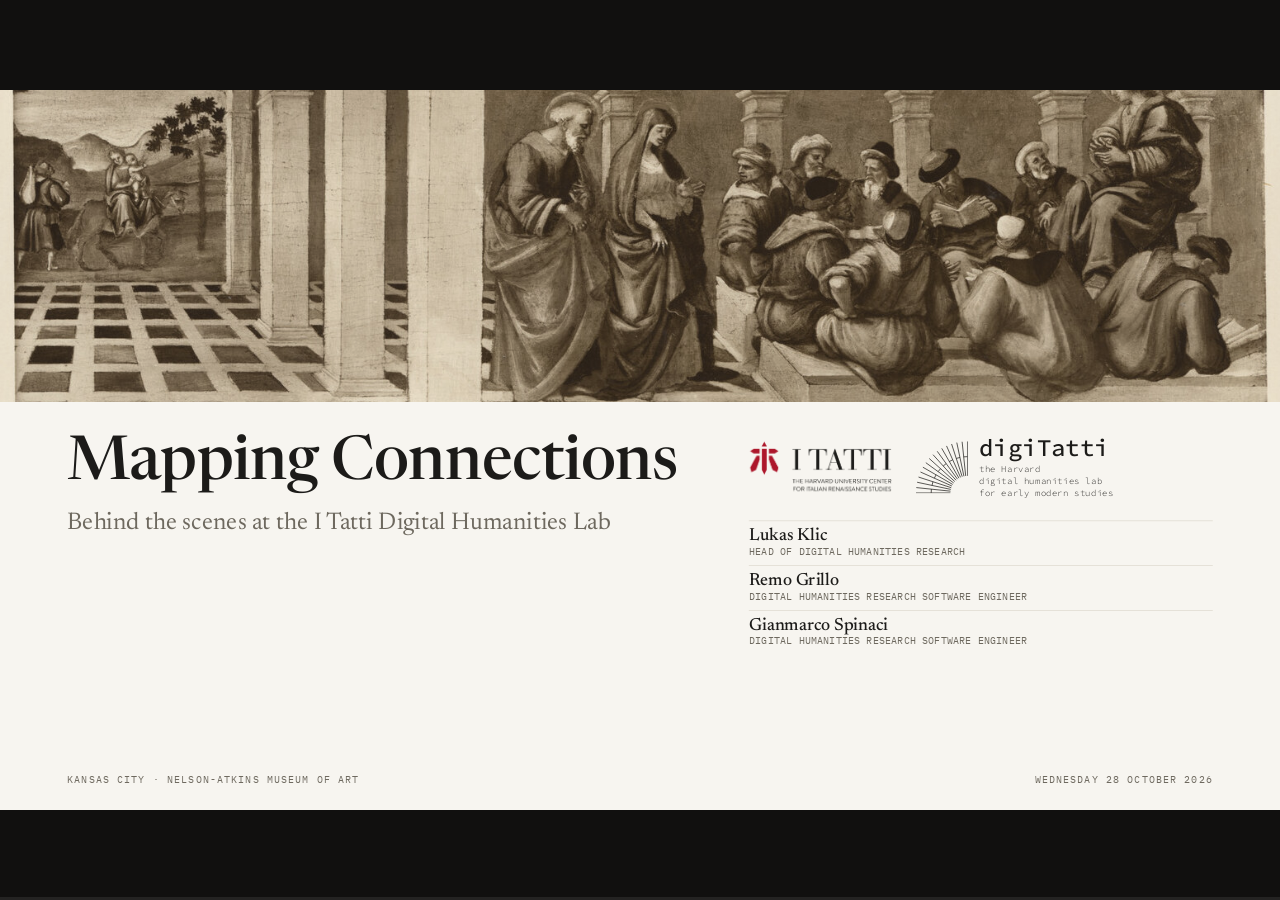
<file: presentations/behind_the_scenes_backup_2026-10-27/index.html>
<!DOCTYPE html>
<html lang="en">
<head>
<meta charset="utf-8">
<meta name="viewport" content="width=device-width, initial-scale=1">
<meta name="robots" content="noindex, nofollow">
<title>Mapping Connections · digiTatti</title>
<!--
  Mapping Connections: Behind the Scenes at the I Tatti Digital Humanities Lab
  Kansas City participants, Nelson-Atkins Museum of Art · webinar, Wednesday 28 October 2026, 8:30 am

  Keys: → / space next (also reveals the steps of a slide) · ← back · N presenter notes (a separate window that
  follows the slides) · G list of all slides · F fullscreen · Esc closes an expanded live site.
  P presenter mode (online only): every presenter who turns it on, with the presenter code, drives the same slides.
  Files: style.css (look), widgets.js (interactive slides), engine.js (navigation, notes window), assets/.
-->
<link rel="preconnect" href="https://fonts.googleapis.com">
<link rel="preconnect" href="https://fonts.gstatic.com" crossorigin>
<link href="https://fonts.googleapis.com/css2?family=Newsreader:ital,opsz,wght@0,6..72,400;0,6..72,500;1,6..72,400;1,6..72,500&family=Inter:wght@400;500;600&family=IBM+Plex+Mono:wght@400;500&family=Source+Code+Pro:wght@300;500&display=swap" rel="stylesheet">
<link rel="icon" href="data:image/svg+xml,%3Csvg xmlns=%22http://www.w3.org/2000/svg%22 viewBox=%220 0 32 32%22%3E%3Crect width=%2232%22 height=%2232%22 fill=%22%23a51c30%22/%3E%3Ctext x=%2216%22 y=%2223%22 font-size=%2220%22 text-anchor=%22middle%22 fill=%22white%22 font-family=%22Georgia%22%3Ed%3C/text%3E%3C/svg%3E">
<link rel="stylesheet" href="style.css">
</head>
<body>
<svg width="0" height="0" style="position:absolute" aria-hidden="true">
  <defs>
    <symbol id="dt-arc" viewBox="0 0 220 224"><path fill="none" stroke="currentColor" stroke-width=".9" vector-effect="non-scaling-stroke" d="M0 223L146 223M1.2 200.2L146.4 215.4M4.8 177.6L147.6 207.9M10.7 155.5L149.5 200.6M18.9 134.1L152.3 193.5M29.3 113.8L155.7 186.8M41.7 94.6L159.8 180.4M56.1 76.8L164.6 174.5M72.3 60.6L170 169.1M90.1 46.2L175.9 164.3M109.2 33.8L182.2 160.2M129.6 23.4L189 156.8M151 15.2L196.1 154M173.1 9.3L203.4 152.1M195.7 5.7L210.9 150.9M218.5 4.5L218.5 150.5M64.5 223L65.3 206.9M67.9 191L72 175.4M77.8 160.4L85.1 146M93.9 132.5L104.1 120M115.5 108.6L128 98.4M141.5 89.6L155.9 82.3M170.9 76.5L186.5 72.4M202.4 69.8L218.5 69"/></symbol>
  </defs>
</svg>

<div id="stage">

<!-- ======================================================= PROLOGUE -->
<section class="slide title" data-title="Title">
  <div class="t-band"><img src="assets/img/kc/sig_panel.jpg" alt="Luca Signorelli and assistant, The Flight into Egypt; Christ Among the Doctors, c. 1520, in a photograph of the Fototeca Berenson"></div>
  <div class="t-body">
    <div class="t-main">
      <h1>Mapping Connections</h1>
      <p class="dek" style="font-size:30px">Behind the scenes at the I Tatti Digital Humanities Lab</p>
    </div>
    <div class="t-side">
      <div class="logos">
        <img class="lg-it" src="assets/itatti_logo.png" alt="I Tatti, The Harvard University Center for Italian Renaissance Studies">
        <span class="dt" role="img" aria-label="digiTatti, the Harvard digital humanities lab for early modern studies"><svg viewBox="0 0 220 224"><use href="#dt-arc"/></svg><span><b>digiTatti</b><small>the Harvard<br>digital humanities lab<br>for early modern studies</small></span></span>
      </div>
      <div class="who">
        <div><b>Lukas Klic</b><span>Head of Digital Humanities Research</span></div>
        <div><b>Remo Grillo</b><span>Digital Humanities Research Software Engineer</span></div>
        <div><b>Gianmarco Spinaci</b><span>Digital Humanities Research Software Engineer</span></div>
      </div>
    </div>
  </div>
  <div class="t-foot"><span>Kansas City · Nelson-Atkins Museum of Art</span><span>Wednesday 28 October 2026</span></div>
  <p class="cap t-cap">Luca Signorelli and assistant, <i>The Flight into Egypt; Christ Among the Doctors</i>, c. 1520. The Nelson-Atkins Museum of Art. Photograph: Biblioteca Berenson, Fototeca, Villa I Tatti.</p>
  <aside class="notes">
    <p><b>Welcome.</b> Good morning, and thank you for having us, from Florence to Kansas City. I am Lukas Klic, I lead digital humanities research at I Tatti; with me are Remo Grillo and Gianmarco Spinaci, our two research software engineers. Together we wanted to give you a behind-the-scenes look at our work in the lab, much of which is unpublished.</p>
    <p>The picture above us is not here by chance: it is a painting that hangs in your museum, in a photograph from our archive here in Florence. We will loop back to it later in the presentation.</p>
    <p class="cue">→ next slide · N opens these notes in their own window · P for presenter mode</p>
  </aside>
</section>
<section class="slide" data-title="I Tatti and its lab">
  <div class="run"><span>introduction</span><b>who we are</b></div>
  <div class="body">
    <div class="col c12" style="gap:16px">
      <figure class="grow"><div class="im"><img src="assets/img/kc/itatti_villa.jpg" alt="Villa I Tatti among cypresses, in autumn" style="object-position:50% 40%"></div></figure>
      <p class="cap">Villa I Tatti, Florence: Bernard and Mary Berenson's home, left to Harvard in 1959; the Center opened in 1961.</p>
    </div>
    <div class="col c1 mid" style="gap:22px">
      <h2 style="font-size:40px">I Tatti, and <em>its digital lab</em>.</h2>
      <p>I Tatti is Harvard's center for Italian Renaissance studies, in the Berensons' villa above Florence: a community of scholars from around the world, with a library, an art collection, archives, and Berenson's photo archive.</p>
      <p><strong>digiTatti</strong>, its Digital Humanities Lab, is a space to exchange ideas and methods that leverage technology to provide greater insight into the history of culture: opening I Tatti's collections, and connecting them to the questions scholars ask.</p>
    </div>
  </div>
  <aside class="notes">
    <p>I Tatti is Harvard's center for Italian Renaissance studies, in the villa where Bernard and Mary Berenson lived, above Florence. It is a residential community of scholars from all over the world, with a library, an art collection, archives, and Berenson's photograph collection.</p>
    <p>digiTatti is small: there are three of us, in addition to one or two fellows a year. Our aim is to offer a space to exchange ideas and methods that use technology to give greater insight into the history of culture; when a method works, we try to turn it into a tool others can use.</p>
  </aside>
</section>
<section class="slide" data-title="What the lab does" data-steps="6">
  <div class="run"><span>introduction</span><b>what we do</b></div>
  <h2>What the lab does, <em>from the scanner to the scholar</em>.</h2>
  <div class="flow5">
    <div class="fs" data-at="1"><i>01</i><svg class="ic" viewBox="0 0 56 56"><rect class="s" x="6" y="30" width="44" height="14" rx="2"/><path class="s" d="M12 30l4-12h24l4 12"/><rect class="a" x="20" y="21" width="16" height="7"/><path class="a" d="M10 37h36"/></svg><h3>Digitize</h3><p>Low-cost mass digitization, built for volume. Our software guides an operator through the archive box by box, folder by folder: place the item, scan, next.</p><span class="lab">photographs · documents · 35 mm slides</span></div>
    <div class="fs" data-at="2"><i>02</i><svg class="ic" viewBox="0 0 56 56"><rect class="s" x="8" y="8" width="24" height="32"/><path class="s" d="M13 16h14M13 22h14M13 28h9"/><path class="a" d="M36 18h12M36 24h12M36 30h8M36 36h12"/><path class="a" d="M30 46l4-4 4 4"/></svg><h3>Read</h3><p>AI transcribes each item, writes a caption, assigns categories, and produces structured data.</p><span class="lab">transcription · captions · categories</span></div>
    <div class="fs" data-at="3"><i>03</i><svg class="ic" viewBox="0 0 56 56"><circle class="s" cx="16" cy="28" r="7"/><circle class="s" cx="42" cy="14" r="6"/><circle class="s" cx="42" cy="42" r="6"/><path class="a" d="M22 25l14-8M22 31l14 8"/></svg><h3>Enrich</h3><p>Names and places standardized; a museum placed on the map; an artist matched to reference vocabularies. Ambiguous links are checked by people.</p><span class="lab">linked to other institutions</span></div>
    <div class="fs" data-at="4"><i>04</i><svg class="ic" viewBox="0 0 56 56"><rect class="s" x="6" y="10" width="44" height="32" rx="2"/><path class="s" d="M6 17h44M20 48h16M28 42v6"/><path class="a" d="M12 26h18M12 32h26"/></svg><h3>Publish</h3><p>Platforms anyone can explore, where every statement leads back to its source.</p><span class="lab">open to everyone</span></div>
    <div class="fs" data-at="5"><i>05</i><svg class="ic" viewBox="0 0 56 56"><circle class="s" cx="24" cy="24" r="14"/><path class="s" d="M34 34l12 12"/><circle class="af" cx="18" cy="22" r="2.4"/><circle class="af" cx="27" cy="18" r="2.4"/><circle class="af" cx="28" cy="29" r="2.4"/><path class="a" d="M18 22l9-4 1 11z"/></svg><h3>Reuse</h3><p>Tools for our catalogers and researchers to augment and repurpose the data, for their own research questions.</p><span class="lab">for catalogers and researchers</span></div>
  </div>
  <div class="with" data-at="6">
    <div class="lab a">with and for scholars</div>
    <div class="w3">
      <div><b>Research support</b><p>Scholars bring their own sources into our tools, to gather them in one place and study them as a whole.</p></div>
      <div><b>Fellows</b><p>Digital Humanities fellows come with their projects; the lab is where we exchange ideas and methods, and learn from each other.</p></div>
      <div><b>Collaborations</b><p>Projects of outside researchers within I Tatti's scope: the Italian Renaissance and related fields.</p></div>
    </div>
  </div>
  <aside class="notes">
    <p data-k="0">And those tools often start with digitization, which is a critical component of much of our work.</p>
    <p data-k="1">We build our own mass digitization systems, designed to be low-cost and to maximize the volume of material we can process. Our systems handle the whole pipeline. We often start from the structure of the archive, its boxes and the folders inside them, with a minimal amount of metadata; the software then guides the scanning operator, who places each item, a letter, a photograph, a document, a 35-millimetre slide, on the scanner, and moves on.</p>
    <p data-k="2">We then use AI to transcribe the contents, write a caption and assign categories, producing the kind of structured data we can then use to publish that material.</p>
    <p data-k="3">The transcription is the most important part, because it feeds the next step, enrichment. If a photograph of an artwork says it is held at the Metropolitan Museum, we normalize the name, look up where the museum is, and place it on the map; if it names an artist, we match the artist to reference vocabularies, which give us a standard name, when they were born and died, and where they were active. This reduces our need to catalogue everything by hand, but in many cases we still need to verify connections where there is some ambiguity.</p>
    <p data-k="4">From there we publish the collections on platforms anyone can explore,</p>
    <p data-k="5">as well as provide tools so that our catalogers and researchers can augment and repurpose that data in ways that respond to their own research interests.</p>
    <p data-k="6">And all of this is with and for scholars: they bring their own sources into our tools, gather them in one place, and analyze them as a whole.</p>
  </aside>
</section>
<section class="slide" data-title="The computer science side of our work" data-steps="5">
  <div class="run"><span>introduction</span><b>what we do · research</b></div>
  <h2>The computer science side <em>of our work</em>.</h2>
  <p class="dek">Many of the technical problems we work on apply well beyond the humanities, and the complexity and uncertainty of historical data can make them harder to solve.</p>
  <div class="cs-line"><span>our earlier work</span><i></i><span>what we are building now</span></div>
  <div class="cs5">
    <div class="cs" data-at="1">
      <i>01</i>
      <svg class="ic" viewBox="0 0 56 56"><circle class="s" cx="12" cy="14" r="5"/><circle class="s" cx="44" cy="14" r="5"/><circle class="s" cx="12" cy="42" r="5"/><circle class="s" cx="44" cy="42" r="5"/><circle class="af" cx="28" cy="28" r="5"/><path class="a" d="M16 17l8 8M40 17l-8 8M16 39l8-8M40 39l-8-8"/></svg>
      <h3>Semantic web &amp; linked data</h3>
      <div class="sub">Describing connections precisely</div>
      <p>Rich semantic structures describe relationships between people, places, events and objects; linked data connects them to shared authorities, to tell artists, places, repositories and artworks apart.</p>
      <div class="tags"><span class="tag">Getty ULAN</span><span class="tag">Getty AAT</span><span class="tag">Wikidata</span><span class="tag">VIAF</span></div>
    </div>
    <div class="cs" data-at="2">
      <i>02</i>
      <svg class="ic" viewBox="0 0 56 56"><rect class="s" x="5" y="12" width="18" height="24"/><rect class="s" x="33" y="12" width="18" height="24"/><path class="a" d="M9 31l4-7 4 4 3-3 2 6M37 31l4-7 4 4 3-3 2 6"/><path class="s" d="M23 24h10" stroke-dasharray="2 3"/><path class="a" d="M14 44h28"/></svg>
      <h3>Visual similarity</h3>
      <div class="sub">Finding a work by how it looks</div>
      <p>Find similar artworks and recognize the same work across different collections, so we can connect what researchers in different places have said about it.</p>
    </div>
    <div class="cs" data-at="3">
      <i>03</i>
      <svg class="ic" viewBox="0 0 56 56"><path class="s" d="M8 48h40"/><rect class="s" x="12" y="30" width="7" height="18"/><rect class="s" x="24" y="18" width="7" height="30"/><rect class="a" x="36" y="10" width="7" height="38"/></svg>
      <h3>Benchmarking AI</h3>
      <div class="sub">Testing before trusting</div>
      <p>Measuring what AI tools can do and where they fall short: early modern and contemporary handwriting, Renaissance music notation, image captioning.</p>
    </div>
    <div class="cs" data-at="4">
      <i>04</i>
      <svg class="ic" viewBox="0 0 56 56"><path class="s" d="M3 12h22v14H13l-5 5v-5H3z"/><path class="s" d="M8 17h12M8 21h8"/><path class="a" d="M28 19h8M33 15.5l3.5 3.5-3.5 3.5"/><rect class="s" x="39" y="11" width="15" height="16" rx="2"/><text x="41.2" y="22.5" style="font:600 9px var(--mono);fill:var(--accent)">{ }</text></svg>
      <h3>Plain-language questions</h3>
      <div class="sub">Asking the semantic web in plain words</div>
      <p>Searching linked data takes a specialist query language. We build systems that use AI to translate a research question, asked in plain words, into that language, and bring the answer back.</p>
      <div class="tags"><span class="tag a">best paper · ISWC 2026</span></div>
    </div>
    <div class="cs" data-at="5">
      <i>05</i>
      <svg class="ic" viewBox="0 0 56 56"><rect class="s" x="4" y="8" width="13" height="13"/><rect class="s" x="21" y="8" width="13" height="13"/><rect class="s" x="4" y="25" width="13" height="13"/><rect class="a" x="21" y="25" width="13" height="13"/><circle class="s" cx="40" cy="38" r="9"/><path class="s" d="M46.5 44.5l6 6"/><text x="37" y="42" style="font:600 10px var(--serif);fill:var(--accent)">?</text></svg>
      <h3>Questions of images</h3>
      <div class="sub">Asking questions of image collections</div>
      <p>Retrieve images by what they actually show rather than by their data, and answer art-historical questions across large image collections.</p>
    </div>
  </div>
  <aside class="notes">
    <p data-k="0">As part of the digital humanities side of our work, we also actively contribute to the field of computer science, because many of the technical issues we work on are highly applicable to the hard sciences as well. One could even argue that, because of the complexity and uncertainty of humanities and historical data, some of the technical requirements we face are actually more challenging than in other scientific disciplines.</p>
    <p data-k="1">Our earlier work focused primarily on semantic web and linked data technologies. On one side, we use rich semantic structures to describe relationships between people, places, events and objects; on the other, linked data connects us to large shared authorities on the web, such as the Getty's Union List of Artist Names, Wikidata, VIAF and so on. In this way we can disambiguate between artists, places, repositories and artworks.</p>
    <p data-k="2">We have also done a lot of work on visual similarity: systems that let people find similar artworks and recognize the same artwork across different collections, allowing us to connect what researchers in different places have said about a work.</p>
    <p data-k="3">We also do extensive benchmarking of AI tools: measuring their capabilities, finding their shortcomings, and seeing where AI can help on projects and take over some of the tedious work. This ranges from transcribing early modern and contemporary handwriting, to Renaissance music notation, to image captioning.</p>
    <p data-k="4">We are also working to bridge the usability gap of semantic web technologies with AI. Semantic web systems are precise, but to search them you have to write queries in a specialist query language that very few historians know. So we build systems that use the natural-language abilities of AI to translate a research question, asked in plain words, into the language of the semantic web, and to bring the answer back. And as a side note: Remo is currently at the International Semantic Web Conference, where he just won the best paper prize for precisely this work.</p>
    <p data-k="5">Finally, we work on question-answering systems for large image collections: the ability to retrieve images based on what they actually show, rather than on their data, and to answer art-historical questions based on these collections.</p>
  </aside>
</section>
<section class="slide" data-title="The challenge: access to the data" data-steps="1">
  <div class="run"><span>introduction</span><b>the challenge</b></div>
  <h2>One of our challenges: much of the humanities' historical data <em>is hard for digital research to reach</em>.</h2>
  <p class="dek">Before we can map, search or analyze anything, we have to get to it, and in a form a computer can read.</p>
  <div class="cards locks">
    <div class="card"><svg class="ic" viewBox="0 0 56 56"><path class="s" d="M8 12c6-3 13-3 20 1v32c-7-4-14-4-20-1z"/><path class="s" d="M48 12c-6-3-13-3-20 1v32c7-4 14-4 20-1z"/><path class="a" d="M13 20h9M13 26h9M34 20h9M34 26h9"/></svg><h3>In books</h3><p>Catalogues, lists and inventories, printed as prose, often still in copyright: rich data that no computer can read as it stands.</p></div>
    <div class="card"><svg class="ic" viewBox="0 0 56 56"><rect class="s" x="7" y="18" width="42" height="28"/><path class="s" d="M7 18l6-8h30l6 8"/><path class="a" d="M21 28h14"/></svg><h3>In archives</h3><p>Photographs, letters and diaries: often not digitized, or scanned but never transcribed, so they cannot be searched.</p></div>
    <div class="card"><svg class="ic" viewBox="0 0 56 56"><rect class="s" x="12" y="24" width="32" height="24" rx="2"/><path class="s" d="M19 24v-7a9 9 0 0 1 18 0v7"/><circle class="af" cx="28" cy="35" r="3"/><path class="a" d="M28 38v4"/></svg><h3>Behind paywalls</h3><p>The secondary literature that explains these sources is licensed for reading, rarely for analysis at scale.</p></div>
    <div class="card"><svg class="ic" viewBox="0 0 56 56"><path class="s" d="M10 10h36M10 17h36M10 24h30"/><path class="s" d="M10 40h18" style="stroke-width:1.4"/><path class="a" d="M10 46h28" style="stroke-width:1.4"/><text x="40" y="34" style="font:600 13px var(--serif);fill:var(--accent)">¹</text></svg><h3>In footnotes</h3><p>Years of research end in a book; the evidence is cited at the bottom of the page, not available as data.</p></div>
    <div class="card"><svg class="ic" viewBox="0 0 56 56"><ellipse class="s" cx="28" cy="13" rx="16" ry="5"/><path class="s" d="M12 13v28c0 3 7 5 16 5s16-2 16-5V13M12 27c0 3 7 5 16 5s16-2 16-5"/><path class="a" d="M40 40l8 8M48 40l-8 8"/></svg><h3>In closed databases</h3><p>Scholars' personal archives and project databases, in closed formats, offline once the grant or the career ends.</p></div>
  </div>
  <p class="dek" data-at="1" style="max-width:1250px">Most scholars in the humanities work alone. One of our goals is to open up access to these sources, connect them, and let people <em>build on each other's work</em>.</p>
  <aside class="notes">
    <p data-k="0">One of the biggest challenges in the digital humanities is access. Much of the historical data needed to support humanities scholarship is still locked away: under copyright in books, undigitized in archives, behind a paywall, in footnotes; or, even when it is in digital form, it is often in a scholar's personal archive, on their own computer.</p>
    <p data-k="1">One of our main goals is to open up access to these sources, connect them, and let people build on each other's work. For the rest of this talk, we will try to show you our approach to tackling this challenge.</p>
  </aside>
</section>
<section class="slide" data-title="The plan">
  <div class="run"><span>introduction</span><b>today</b></div>
  <h2>Today, <em>in two parts</em>.</h2>
  <div class="plan2 two">
    <div class="pp"><i>I</i><h3>Research: mapping places through time</h3><p>How the lab came to mapping, the platform we built so scholars can rebuild the history of places together, and two projects that use it.</p><div class="tags"><span class="tag a">Metapolis</span><span class="tag a">VeNiss · Venice</span><span class="tag a">Florentia Illustrata · Florence</span></div></div>
    <div class="pp"><i>II</i><h3>From archives to data</h3><p>How we digitize collections and use artificial intelligence to read them, above all the world of Bernard and Mary Berenson. Shown live.</p><div class="tags"><span class="tag">Berenson's photo archive</span><span class="tag">his Lists</span><span class="tag">Mary's diaries</span><span class="tag">Zanardi</span><span class="tag">and more</span></div></div>
    <div class="pp mut"><i>?</i><h3>Your questions</h3><p>Including, if you like, how any of it works.</p></div>
  </div>
  <aside class="notes">
    <p>So, first, we want to show how our lab came to digital mapping, the platform we built so that scholars can rebuild the history of places together, and two projects that use it: VeNiss, Venice's Nissology, for Venice, and Florentia Illustrata, for Florence.</p>
    <p>Second, how we turn archives into published digital platforms: how we digitize collections, how artificial intelligence now helps us read them, and how we use these collections as building blocks to reconstruct the Berensons' world and their influence on art history.</p>
  </aside>
</section>
<section class="slide" data-title="How we came to maps" data-steps="2">
  <div class="run"><span>part I · research</span><b>how we got here</b></div>
  <h2>It began with Florence, <em>and with scholars who wanted maps</em>.</h2>
  <div class="body">
    <div class="col c1 mid">
      <div class="pts">
        <div class="pt"><i>01</i><b>A historical GIS for Florence</b><p>We set out to build a historical geographic information system for the city, and many researchers wanted to contribute to it.</p></div>
        <div class="pt" data-at="1"><i>02</i><b>Fellows asked for the same thing</b><p>When we began offering Digital Humanities fellowships, in 2016, a large share of the proposals were about mapping.</p></div>
        <div class="pt" data-at="2"><i>03</i><b>But existing systems could not do it</b><p>None let many scholars work on the same map, follow it through time, and keep every building linked to its sources.</p></div>
      </div>
    </div>
    <div class="col c1 mid" data-at="1">
      <div class="fellows">
        <div><b>Mapping Sculpture</b><span>Mellon fellow · 2016–17</span></div>
        <div><b>Mapping the Medieval Woman</b><span>Kress fellow · 2016–17</span></div>
        <div><b>Building Baroque Rome</b><span>Kress fellow · 2017–18</span></div>
        <div><b>Archipelago: the islands of the Venetian lagoon</b><span>research associate · 2019–21</span></div>
        <div><b>Towering over Medieval Rome, in 3D</b><span>fellow · 2020–21</span></div>
      </div>
    </div>
  </div>
  <aside class="notes">
    <p data-k="0">A little history. We started out wanting to create a historical geographic information system, a historical GIS, for Florence, and we had many researchers who wanted to contribute to it.</p>
    <p data-k="1">When we started offering Digital Humanities fellowships, in 2016, we saw that there was a lot of demand for this from researchers: a large share of the applications were about digital mapping. Where the marble for Renaissance sculpture came from; how medieval women placed their commissions across Europe; how Baroque Rome was built under Innocent X; the towers of medieval Rome, in 3D; and our own project on the islands of the Venetian lagoon.</p>
    <p data-k="2">The main issue was that the existing systems did not allow us to do what we wanted. None of them let many scholars work on the same map, follow it through time, and keep every building linked to its sources. So what did we want?</p>
  </aside>
</section>
<section class="slide chap" data-title="I · Research: mapping places through time">
  <div class="ct">
    <div class="run" style="border:0"><span>part I</span><b>research</b></div>
    <div>
      <div class="num">I</div>
      <h2>Research: mapping places <em>through time</em></h2>
      <p class="dek">What we wanted: a historical Google Maps with a time slider. Zoom into a city, see who owned each building and how it was used, and build the views your own research question needs.</p>
      <div class="toc"><span>Metapolis, the platform</span><span>VeNiss: the islands of Venice</span><span>Florentia Illustrata: Florence, 1835</span></div>
    </div>
    <span></span>
  </div>
  <div class="ci"><img src="assets/img/lagoon_islands.jpg" alt="A map of the Venetian lagoon with its islands numbered"><p class="cap">The islands of the Venetian lagoon, numbered: a VeNiss map.</p></div>
  <aside class="notes">
    <p>What we wanted was, in a sense, a historical Google Maps with a time slider: a map where you can zoom in and out of cities and move through time, and explore who owned a particular building and how it was used, public, private, religious, commercial, and so on.</p>
    <p>And then, for each researcher, the ability to create visualizations of those spaces that respond to their own research question, rather than a single fixed map. That is the first part of our talk: mapping places through time. First, why a printed map is not enough; then a single building, the platform we built, and two projects that use it.</p>
  </aside>
</section>
<section class="slide" data-title="A map in a book" data-steps="3">
  <div class="run"><span>part I · research</span><b>the map in a book</b></div>
  <h2>In a book, the map and its sources <em>live apart</em>.</h2>
  <div class="body">
    <div class="col c1 mid">
      <svg class="bookmap" viewBox="0 0 520 600" aria-label="A printed page with a map, a route between numbered points, and footnotes">
        <rect x="10" y="10" width="500" height="580" class="pg"/>
        <rect x="50" y="50" width="420" height="330" class="mp"/>
        <path d="M70 330c60-40 90 10 150-30s70-90 120-80 60-70 110-100" class="coast"/>
        <path d="M110 300L190 250L260 280L320 190L410 130" class="route"/>
        <g class="pts"><circle cx="110" cy="300" r="7"/><circle cx="190" cy="250" r="7"/><circle cx="260" cy="280" r="7"/><circle cx="320" cy="190" r="7"/><circle cx="410" cy="130" r="7"/></g>
        <g class="fn"><text x="96" y="290">1</text><text x="178" y="240">2</text><text x="250" y="270">3</text><text x="308" y="180">4</text><text x="398" y="120">5</text></g>
        <g class="txt"><path d="M50 410h420M50 428h400M50 446h420M50 464h300"/></g>
        <g class="notes-b"><path d="M50 512h140"/><text x="50" y="532">1 ASVe, Senato Terra, reg. 12, c. 34v.</text><text x="50" y="550">2 Ibid., c. 51r; see also Rossi 1987, p. 112.</text><text x="50" y="568">3 BMCVe, Mss. P.D. 4b, fasc. 2. …</text></g>
        <g class="link" data-at="3"><path d="M110 300C60 420 40 480 54 528"/><path d="M190 250C150 400 120 470 60 546"/></g>
      </svg>
    </div>
    <div class="col c1 mid">
      <div class="pts">
        <div class="pt"><i>01</i><b>Maps are ready for computers</b><p>Among historical data, maps belong to a small subset that is computationally actionable: a place with coordinates, and a date.</p></div>
        <div class="pt" data-at="1"><i>02</i><b>Every point needs a footnote</b><p>The line of a journey is drawn on the map; the evidence for each point is at the bottom of the page, or in another book.</p></div>
        <div class="pt" data-at="2"><i>03</i><b>The map is one author's story</b><p>It shows what that scholar wanted to convey. The data behind it cannot be seen another way.</p></div>
        <div class="pt" data-at="3"><i>04</i><b>On our maps, each point is one click from its source</b><p>And the same data can be looked at again, by someone else, with a different question.</p></div>
      </div>
    </div>
  </div>
  <aside class="notes">
    <p data-k="0">Maps lend themselves particularly well to digital analysis. Most historical data is text; maps belong to a small subset of historical data that is computationally actionable from the start: a place with coordinates on a map, with a related date.</p>
    <p data-k="1">Now think of a map in a printed book. A line shows the movement of people or objects across a region. But each of those little points needs a footnote that cites its source, and the footnote is at the bottom of the page, or in another book. There is a real disconnect between the source of the information and the way it is visualized.</p>
    <p data-k="2">And the map is always a narrative created by the author: it shows what that scholar wanted to convey, which is exactly what a book should do. But nobody can look at the data behind it in another way.</p>
    <p data-k="3">On our maps, each point is one click away from its source, and the same data can be looked at again, by someone else, with a different question.</p>
  </aside>
</section>
<section class="slide" data-title="Same sources, many histories">
  <div class="run"><span>part I · research</span><b>same sources, many histories</b></div>
  <div class="body">
    <div class="col c1 mid" style="gap:24px">
      <h2 style="font-size:42px">The same sources, <em>many histories</em>.</h2>
      <p>Many scholars work on the same documents and the same places, each from their own perspective. The sources one historian gathers are often exactly what another one needs.</p>
      <p>So we wanted to give scholars not only each other's narratives, but the data behind them: to look at it differently, remix it, and build new narratives of their own.</p>
    </div>
    <div class="col c1 mid">
      <div class="lenses">
        <div class="src-core"><svg class="ic" viewBox="0 0 56 56"><rect class="s" x="12" y="8" width="26" height="34"/><rect class="s" x="18" y="14" width="26" height="34" style="fill:var(--paper)"/><path class="a" d="M23 24h16M23 30h16M23 36h10"/></svg><span>one body of sources</span></div>
        <span class="ln" style="--a:-80deg">social</span><span class="ln" style="--a:-40deg">political</span><span class="ln" style="--a:0deg">religious</span><span class="ln" style="--a:40deg">economic</span><span class="ln" style="--a:80deg">military</span><span class="ln" style="--a:120deg">architectural</span><span class="ln" style="--a:160deg">art history</span><span class="ln" style="--a:200deg">cultural</span><span class="ln" style="--a:240deg">environmental</span>
      </div>
    </div>
  </div>
  <aside class="notes">
    <p>What we found is that many scholars work on the same primary sources and the same places, but from different perspectives: social history, political, religious, economic, military, architectural, art history, cultural, environmental history. The sources one scholar gathers are often very relevant to someone else's question.</p>
    <p>So we wanted to give scholars access not only to each other's narratives, but to the data behind them: the ability to remix it, to visualize the same data in a different way, and to reuse it to create new narratives of their own. That is the idea behind the platform you are about to see.</p>
  </aside>
</section>
<section class="slide" data-w="life" data-steps="1" data-title="A building has a life">
  <div class="run"><span>part I · research</span><b>a building has a life</b></div>
  <h2>On a map, a building looks fixed. <em>In history, it has a life.</em></h2>
  <div class="body life-body">
    <div class="life" data-b="-1">
      <div class="lf-stage">
        <svg viewBox="0 0 760 400" class="lf-svg" aria-label="The island of San Secondo and its church, phase by phase">
          <g class="lf-water"><path d="M20 330q40-8 80 0t80 0 80 0 80 0 80 0 80 0 80 0 80 0 80 0"/><path d="M60 360q40-8 80 0t80 0 80 0 80 0 80 0 80 0 80 0 80 0"/><path d="M0 300q40-8 80 0t80 0"/><path d="M600 290q40-8 80 0t80 0"/></g>
          <path class="lf-island" d="M110 300C130 240 250 214 380 214C520 214 630 244 650 300C600 338 300 346 110 300Z"/>
          <!-- 1500: the church rises -->
          <g class="lf-church">
            <rect x="300" y="168" width="170" height="78"/>
            <path d="M300 168l85-36 85 36"/>
            <rect x="478" y="110" width="28" height="136"/>
            <path d="M478 110l14-22 14 22"/>
            <path class="lf-win" d="M330 200v22M360 200v22M410 200v22M440 200v22"/>
            <path class="lf-door" d="M376 246v-24a9 9 0 0 1 18 0v24"/>
          </g>
          <g class="lf-scaff"><path d="M292 250V150M480 250V150M292 170h188M292 200h188M292 230h188M300 150l40 100M440 150l40 100"/></g>
          <!-- 1608: a new wing -->
          <g class="lf-wing"><rect x="200" y="200" width="96" height="46"/><path d="M200 200l48-18 48 18"/><path class="lf-win" d="M222 214v16M248 214v16M274 214v16"/></g>
          <!-- 1820: gone; today: survey points -->
          <g class="lf-ghost"><rect x="300" y="168" width="170" height="78"/><path d="M300 168l85-36 85 36"/><rect x="478" y="110" width="28" height="136"/><rect x="200" y="200" width="96" height="46"/></g>
          <g class="lf-scan"></g>
          <text class="lf-year" x="700" y="70" text-anchor="end"></text>
          <text class="lf-name" x="380" y="384" text-anchor="middle">San Secondo, Venetian lagoon</text>
        </svg>
        <div class="lf-zoom" data-at="1"><img src="assets/img/lagoon_islands.jpg" alt="A map of the Venetian lagoon with its islands numbered"><div class="lf-zcap"><b>More than sixty islands.</b> Each one has a life, scattered across thousands of documents.</div></div>
      </div>
      <div class="lf-line"><span class="lf-tick"><b>1500</b>begun</span><span class="lf-tick"><b>1504</b>finished</span><span class="lf-tick"><b>1608</b>changed</span><span class="lf-tick"><b>1820</b>demolished</span><span class="lf-tick"><b>today</b>surveyed</span></div>
    </div>
    <div class="lf-docs">
      <div class="lab">documents → data → a story <span style="text-transform:none;letter-spacing:0">(kinds of document illustrative)</span></div>
      <div class="lf-doc"><svg class="ic" viewBox="0 0 40 40"><rect class="s" x="8" y="5" width="24" height="30"/><path class="a" d="M13 13h14M13 19h14M13 25h9"/></svg><div><b>1500 · the church is begun</b><span>a document</span></div></div>
      <div class="lf-doc"><svg class="ic" viewBox="0 0 40 40"><rect class="s" x="4" y="9" width="32" height="22"/><path class="a" d="M8 26l7-7 5 4 6-8 6 11"/></svg><div><b>1504 · a printed view shows it finished</b><span>a view of the lagoon</span></div></div>
      <div class="lf-doc"><svg class="ic" viewBox="0 0 40 40"><rect class="s" x="5" y="7" width="30" height="26"/><path class="a" d="M10 27V15l8-5 8 5v12M10 21h16"/></svg><div><b>1608 · the buildings are changed</b><span>a document</span></div></div>
      <div class="lf-doc"><svg class="ic" viewBox="0 0 40 40"><rect class="s" x="8" y="5" width="24" height="30"/><path class="a" d="M14 14l12 12M26 14L14 26"/></svg><div><b>1820 · the church is demolished</b><span>a document</span></div></div>
      <div class="lf-doc"><svg class="ic" viewBox="0 0 40 40"><circle class="s" cx="20" cy="20" r="12"/><circle class="af" cx="14" cy="17" r="1.6"/><circle class="af" cx="22" cy="14" r="1.6"/><circle class="af" cx="25" cy="23" r="1.6"/><circle class="af" cx="16" cy="25" r="1.6"/></svg><div><b>Today · surveyed again</b><span>a laser survey of what remains</span></div></div>
      <button class="replay" data-replay>↺ replay</button>
    </div>
  </div>
  <aside class="notes">
    <p data-k="0"><span class="cue">plays by itself · about 13 seconds</span>Let us start with one building. On a map, a building is a shape that never changes. In history, it has a life. This is San Secondo, a small island you pass on your left as you come into Venice. In 1500 its church is begun. A printed view of 1504 already shows it finished, which is exactly how historians reason: from the evidence. In 1608 the buildings are changed; in 1820 or 1821 the church is demolished; today our partners have surveyed the island with laser scanners.</p>
    <p data-k="0">Every one of those moments is known from a document: a record, a view, a drawing. Each document becomes a few pieces of data: a date, a building, an event, a source. Put together, the data tell the story of the building.</p>
    <p data-k="1">Now zoom out. There are more than sixty islands in the lagoon, and hundreds of buildings, each with a life like this, scattered across thousands of documents in many archives. Rebuilding that, together, is what our platform is for.</p>
  </aside>
</section>
<section class="slide" data-title="Three phases of research" data-steps="3">
  <div class="run"><span>part I · research</span><b>the challenge</b></div>
  <h2>Three phases of research, <em>and the pieces never meet</em>.</h2>
  <div class="trio">
    <div class="tri">
      <svg class="ic" viewBox="0 0 56 56"><circle class="s" cx="28" cy="18" r="8"/><path class="s" d="M14 46a14 14 0 0 1 28 0"/></svg>
      <div class="lab">phase 1</div><h3>Collect the sources</h3>
      <div class="out"><svg class="ic sm" viewBox="0 0 40 40"><ellipse class="s" cx="20" cy="10" rx="12" ry="4"/><path class="s" d="M8 10v20c0 2 5 4 12 4s12-2 12-4V10M8 20c0 2 5 4 12 4s12-2 12-4"/></svg><span>a database of documents, people, events</span></div>
      <p class="gap" data-at="1">On one computer, in a closed format. The documents cannot be shown next to the buildings they describe.</p>
    </div>
    <div class="tri">
      <svg class="ic" viewBox="0 0 56 56"><path class="s" d="M8 14l13-5 14 5 13-5v33l-13 5-14-5-13 5z"/><path class="s" d="M21 9v33M35 14v33"/><path class="a" d="M24 22l8-2 4 7-6 5-6-3z"/></svg>
      <div class="lab">phase 2</div><h3>Draw the buildings</h3>
      <div class="out"><svg class="ic sm" viewBox="0 0 40 40"><path class="s" d="M6 30l8-14 8 8 6-10 6 16z"/></svg><span>shapes on a map, phase by phase</span></div>
      <p class="gap" data-at="1">No sources behind the shapes: who built it, when, and how we know.</p>
    </div>
    <div class="tri">
      <svg class="ic" viewBox="0 0 56 56"><path class="s" d="M10 10h26a6 6 0 0 1 6 6v30H16a6 6 0 0 1-6-6z"/><path class="a" d="M17 20h18M17 27h18M17 34h11"/></svg>
      <div class="lab">phase 3</div><h3>Write the story</h3>
      <div class="out"><svg class="ic sm" viewBox="0 0 40 40"><path class="s" d="M8 6h18l6 6v22H8z"/><path class="s" d="M12 30h10" style="stroke-width:1"/></svg><span>a book, with footnotes</span></div>
      <p class="gap" data-at="1">Read once, front to back. Nobody can search it, ask it a new question, or add to it.</p>
    </div>
  </div>
  <div class="bridge" data-at="2"><span class="br-line"></span><div><b>A shared workspace.</b> One map that moves through time, where every building is one click from its sources and every contribution is credited to the person who made it.</div></div>
  <div class="small mut" data-at="3" style="margin-top:-6px">This is the challenge Metapolis addresses. It grew out of exactly this situation, in the lab's Venice project, Archipelago: in 2020 the sources lived in one database and the maps in another.</div>
  <aside class="notes">
    <p data-k="0">Think of the three phases of a research project on a place. They may be done by three people, or by the same person. First, collecting the sources: the historian documents them in a database of documents, people and events. Second, drawing the buildings on a map, phase by phase. Third, writing the story: a book.</p>
    <p data-k="1">Each result is valuable, and each is incomplete on its own. The database sits on one computer, often in a closed format, and the documents can never be shown next to the buildings they describe. The map has shapes with nothing behind them: who built this, when, how do we know? And the book is read once, front to back; nobody can search it, ask it a new question, or add to it.</p>
    <p data-k="2">What is missing is a shared workspace: one map that moves through time, where every building is one click from its sources, and every contribution is credited to the person who made it.</p>
    <p data-k="3">That is the challenge Metapolis addresses. And it is not theory: this is exactly how our own Venice project, Archipelago, started. In 2020, the sources lived in one database and the maps in another, and nothing joined them.</p>
  </aside>
</section>
<section class="slide" data-title="Metapolis">
  <div class="run"><span>part I · research</span><b>metapolis</b></div>
  <div class="body">
    <div class="col c1 mid" style="gap:24px">
      <div class="lab a">Metapolis · the platform</div>
      <h2 style="font-size:42px">A map that moves through time, <em>with the evidence attached</em>.</h2>
      <p>Historical maps over today's, a timeline you can drag, and every building one click from the documents, people and events behind it.</p>
      <div class="pts">
        <div class="pt"><i>→</i><b>For scholars</b><p>One place to work together, each in their own field, on the same city.</p></div>
        <div class="pt"><i>→</i><b>For everyone else</b><p>A place to explore, in a browser, with nothing to install.</p></div>
        <div class="pt"><i>→</i><b>Open</b><p>Free, open-source software, and data others can reuse.</p></div>
      </div>
    </div>
    <div class="col c15">
      <div class="bwin vid"><div class="bbar"><i></i><i></i><i></i><span class="url">veniss.net · a story on the map</span></div><div class="bview"><video data-src="assets/video/story.mp4" poster="assets/video/posters/story.jpg" muted playsinline loop data-auto></video></div></div>
      <p class="cap">Metapolis at work on VeNiss, the islands of Venice: a story told as a sequence of map views.</p>
    </div>
  </div>
  <aside class="notes">
    <p>Metapolis, in one sentence: a map that moves through time, with the evidence attached. You see historical maps over today's, you drag a timeline and the buildings appear and disappear year by year, and every building is one click away from the documents, people and events behind it.</p>
    <p>It is a place for scholars to work together, each in their own field, on the same city; and a place for everyone else to explore, in a browser, with nothing to install. It is free, open-source software, and the data can be reused by others. In the clip, a story on the Venice platform: the text on the left, and the map following it, step by step.</p>
  </aside>
</section>
<section class="slide" data-title="How a building gets onto the map" data-steps="3">
  <div class="run"><span>part I · research</span><b>how it works</b></div>
  <h2>How a building <em>gets onto the map</em>.</h2>
  <div class="steps4">
    <div class="st4"><i>1</i><svg class="ic" viewBox="0 0 64 48"><rect class="s" x="4" y="4" width="56" height="40" style="fill:#efe6d2;stroke:#b9a37a"/><path d="M4 34c14-8 22 6 36-4s14-4 20-2" style="fill:none;stroke:#b9a37a;stroke-width:2"/><rect class="a" x="22" y="12" width="14" height="10"/></svg><h3>Georeference a historical map</h3><p>The Austrian land survey of Venice, 1838–41, is laid exactly over a modern base map.</p></div>
    <div class="st4" data-at="1"><i>2</i><svg class="ic" viewBox="0 0 64 48"><path class="s" d="M14 38l-4-20 20-10 22 8-4 22z" style="fill:var(--soft)"/><path class="a" d="M40 6l10 10"/><text x="6" y="47" style="font:500 9px var(--mono);fill:var(--accent)">1500–1820</text></svg><h3>Retrace the buildings</h3><p>In a GIS, each building on the historical map becomes a polygon, with the years it stood.</p></div>
    <div class="st4" data-at="2"><i>3</i><svg class="ic" viewBox="0 0 64 48"><rect class="s" x="22" y="16" width="20" height="16"/><circle class="s" cx="8" cy="10" r="5"/><rect class="s" x="48" y="4" width="12" height="14"/><circle class="af" cx="56" cy="40" r="5"/><path class="a" d="M12 13l10 6M48 13l-6 5M51 37l-9-6"/></svg><h3>Describe it</h3><p>Connect documents, owners, builders and events, each with its own source.</p></div>
    <div class="st4" data-at="3"><i>4</i><svg class="ic" viewBox="0 0 64 48"><path class="s" d="M8 40V18l12-8 12 8v22M6 40h28"/><path class="s" d="M40 40V14h18v26M38 40h22M44 20h10M44 26h10M44 32h10"/><path class="a" d="M24 26c6-8 12-8 18-4" stroke-dasharray="3 3"/></svg><h3>Connect it</h3><p>Cite the source, link to libraries, archives and museums, and it is on the platform.</p></div>
  </div>
  <div class="small mut" data-at="3" style="text-align:center">The moment it is saved, it is on the public map, credited to whoever entered it. No programmers in the loop.</div>
  <aside class="notes">
    <p data-k="0">How does a building get onto the map? Four steps. First, a historical map, for example the Austrian land survey of Venice of 1838 to 1841, is georeferenced: laid exactly over a modern base map, so that every point on it has real-world coordinates.</p>
    <p data-k="1">Second, we retrace the buildings from that historical map in a GIS: each building becomes a polygon, a shape with coordinates, with the years it stood.</p>
    <p data-k="2">Third, we describe it: we connect the documents, the owners, the builders, the events, each with its own source.</p>
    <p data-k="3">Fourth, we connect it: we cite the source and link to libraries, archives and museums that know more about the same people and places. The moment it is saved, it is on the platform, credited to whoever entered it. No programmer has to be in the loop.</p>
  </aside>
</section>
<section class="slide" data-w="reel" data-title="The map, in four moves">
  <div class="run"><span>part I · research</span><b>the map</b></div>
  <h2>A familiar map, with <em>time</em> and <em>evidence</em> built in.</h2>
  <div class="body">
    <div class="col c1 mid rls">
      <button class="rl" data-v="assets/video/s15-02.mp4" data-name="historical maps"><b>01</b><span>Lay historical maps over each other</span><i></i></button>
      <button class="rl" data-v="assets/video/s15-03.mp4" data-name="past and present"><b>02</b><span>Compare past and present</span><i></i></button>
      <button class="rl" data-v="assets/video/s15-04.mp4" data-name="year by year"><b>03</b><span>Watch the islands change, year by year</span><i></i></button>
      <button class="rl" data-v="assets/video/s15-05.mp4" data-name="documents"><b>04</b><span>Open the documents behind a building</span><i></i></button>
    </div>
    <div class="col c2">
      <div class="bwin vid"><div class="bbar"><i></i><i></i><i></i><span class="url">veniss.net · <span class="rl-name"></span></span></div><div class="bview"><video class="reel-v" muted playsinline preload="auto"></video></div></div>
    </div>
  </div>
  <aside class="notes">
    <p>What does it look like? A familiar map, like the ones on your phone, with two things built in: time and evidence. Four short clips, recorded on the Venice platform; they play in order, or click one.</p>
    <p>One: historical maps laid over each other. Two: past and present side by side. Three: drag the timeline and watch the islands change, year by year. Four: click a building and open the documents behind it.</p>
  </aside>
</section>
<section class="slide" data-title="A living resource">
  <div class="run"><span>part I · research</span><b>a living resource</b></div>
  <div class="body">
    <div class="col c15 mid" style="gap:26px">
      <h2>From a printed book <em>to a resource that keeps growing</em>.</h2>
      <p class="dek">Metapolis is where the research is done and where it is published: the same data, with nothing in between. A correction made this morning is online this afternoon.</p>
    </div>
    <div class="col c1 mid">
      <div class="pts">
        <div class="pt"><i>01</i><b>It grows</b><p>New sources, new buildings, new scholars, year after year.</p></div>
        <div class="pt"><i>02</i><b>It is credited</b><p>Every entry carries the name of the person who made it.</p></div>
        <div class="pt"><i>03</i><b>It can be cited</b><p>Stories on the map are publications in their own right.</p></div>
        <div class="pt"><i>04</i><b>It lasts</b><p>Open data that will outlive any one piece of software.</p></div>
      </div>
    </div>
  </div>
  <aside class="notes">
    <p>The most important idea is this: a printed book is finished the day it is printed. Metapolis is a resource that keeps growing. It is where the research is done and where it is published, the same data with nothing in between: a correction made this morning is online this afternoon.</p>
    <p>It grows with every new source and every new scholar. Every entry is credited to the person who made it, which matters a great deal in academia. Stories written on the map can be cited like articles. And the data is open, in formats that will outlive any one piece of software, including ours.</p>
  </aside>
</section>
<section class="slide full dark" data-title="VeNiss: Venice as an archipelago">
  <img src="assets/img/venice_islands.jpg" alt="Islands of the Venetian lagoon in a historical painting">
  <div class="over">
    <div class="lab" style="color:#e9a3ad">project · Venice</div>
    <h2>VeNiss: Venice <em>as an archipelago</em>.</h2>
    <p class="dek" style="max-width:980px">“It is impossible to understand how the Republic of Venice worked without the lagoon as an archipelago.” Islands for food, defence, faith, quarantine and ceremony, from the 16th century to today.</p>
    <div class="figs" style="margin-top:12px">
      <div class="fg a"><span class="n">60+</span><span class="l">islands</span></div>
      <div class="fg"><span class="n">5</span><span class="l">centuries</span></div>
      <div class="fg"><span class="n">3</span><span class="l">research teams</span><p>Padua · Florence · I Tatti</p></div>
      <div class="fg"><span class="n">2023–27</span><span class="l">European Research Council project</span></div>
    </div>
  </div>
  <aside class="notes">
    <p>Our first city: Venice. We all know Venice by its main island, and maybe Murano and Burano. But the Republic was really an archipelago: more than sixty islands that supplied food, defended the city, housed monasteries, hospitals and quarantine stations, and served as stages for ceremonies. As one of our historians puts it, it is impossible to understand how the Republic worked without the lagoon.</p>
    <p>The project began in our lab as Archipelago, with Ludovica Galeazzo, then a researcher with us. In 2023 it became VeNiss, a five-year European Research Council project, led by Ludovica at the University of Padua, with the University of Florence and I Tatti. Our role: the platform where everything comes together.</p>
  </aside>
</section>
<section class="slide" data-w="swipe" data-title="Then and now">
  <div class="run"><span>part I · VeNiss</span><b>then and now</b></div>
  <div class="body">
    <div class="col c2"><div class="sw">
      <img class="now" src="assets/img/madonna_now.jpg" alt="The island today">
      <img class="then" src="assets/img/madonna_then.jpg" alt="The island in a historical view">
      <i class="bar"></i><span class="swc l">then</span><span class="swc r">today</span>
    </div></div>
    <div class="col c1 mid" style="gap:22px">
      <h2 style="font-size:38px">What happened <em>to the islands</em>?</h2>
      <div class="sw-btns"><button class="on" data-then="assets/img/madonna_then.jpg" data-now="assets/img/madonna_now.jpg">Madonna del Monte</button><button data-then="assets/img/sangiacomo_then.jpg" data-now="assets/img/sangiacomo_now.jpg">San Giacomo in Paludo</button><button data-then="assets/img/certosa_then.jpg" data-now="assets/img/certosa_now.jpg">La Certosa</button></div>
      <p>After the fall of the Republic in 1797, many islands were razed, sold or abandoned. Some now “lie abandoned at the mercy of the high and low tides”; San Clemente has been a luxury hotel since 2003.</p>
      <div class="sw-btns"><button class="on" data-lens="swipe">swipe</button><button data-lens="spyglass">spyglass</button></div>
      <p class="small mut">Drag across the picture. On the platform, the same gestures work on the map, over historical maps.</p>
    </div>
  </div>
  <p class="cap">Historical views and photographs: VeNiss project.</p>
  <aside class="notes">
    <p>What happened to the islands? Drag across the picture to compare a historical view with today. After the fall of the Republic in 1797, many islands were razed, privatized or abandoned. Madonna del Monte and San Giacomo in Paludo, in the words of our colleagues, “lie abandoned at the mercy of the high and low tides”. San Clemente has been a luxury hotel since 2003, and a few islands are even for sale.</p>
    <p>Switch to the spyglass and move the pointer: the past appears through a lens. The same two gestures work on the platform's map, over georeferenced historical maps.</p>
  </aside>
</section>
<section class="slide" data-w="bars" data-title="From a database to a shared resource">
  <div class="run"><span>part I · VeNiss</span><b>growth</b></div>
  <h2>From one researcher's database <em>to a shared resource</em>.</h2>
  <div class="body">
    <div class="col c2 mid" style="gap:22px">
      <div class="bps" data-set="growth">
        <div class="bp" data-a="1863" data-b="131"><span class="l">documents</span><span class="tr"><i class="fb"></i><i class="fa"></i></span><span class="v"><b class="va"></b><span class="vb"></span></span></div>
        <div class="bp" data-a="690" data-b="147"><span class="l">events</span><span class="tr"><i class="fb"></i><i class="fa"></i></span><span class="v"><b class="va"></b><span class="vb"></span></span></div>
        <div class="bp" data-a="589" data-b="174"><span class="l">people</span><span class="tr"><i class="fb"></i><i class="fa"></i></span><span class="v"><b class="va"></b><span class="vb"></span></span></div>
        <div class="bp" data-a="321" data-b="57"><span class="l">islands &amp; buildings</span><span class="tr"><i class="fb"></i><i class="fa"></i></span><span class="v"><b class="va"></b><span class="vb"></span></span></div>
      </div>
      <div class="legend"><span><i class="sw-a"></i>VeNiss, October 2026</span><span><i class="sw-i"></i>Archipelago, 2020</span></div>
    </div>
    <div class="col c1 mid" style="gap:26px">
      <div class="fg a"><span class="n"><span data-count="7551">7,551</span></span><span class="l">entries, and growing</span><p>plus 2,203 images and 27 historical maps, entered by three teams.</p></div>
    </div>
  </div>
  <p class="cap">veniss.net database overview, October 2026, including records in progress; Archipelago database, March 2020.</p>
  <aside class="notes">
    <p>Here is what a shared workspace does. In 2020, the Archipelago database held 131 documents, 147 events and 174 people. Today, VeNiss holds over 7,500 entries: nearly 1,900 documents, 690 events, almost 600 people, 59 islands and 262 buildings, plus 2,200 images and 27 historical maps. These counts include records still in progress, entered by three teams in Padua, Florence and at I Tatti, all working on the same map.</p>
  </aside>
</section>
<section class="slide" data-title="Quarantine islands" data-steps="4">
  <div class="run"><span>part I · VeNiss</span><b>a story on the map</b></div>
  <h2>How isolation made the islands <em>the place for quarantine</em>.</h2>
  <div class="body">
    <div class="col c15">
      <div class="bwin vid"><div class="bbar"><i></i><i></i><i></i><span class="url">veniss.net · Lazzaretto Vecchio, in 3D</span><span class="tag a" style="margin-left:auto">in progress</span></div><div class="bview"><video data-src="assets/video/lazzaretto_3d.mp4" poster="assets/video/posters/lazzaretto_3d.jpg" muted playsinline loop data-auto></video></div></div>
      <p class="cap">The Lazzaretto Vecchio: buildings surveyed by our partners, rebuilt in 3D, following the timeline.</p>
    </div>
    <div class="col c1 mid">
      <div class="pts dimpast">
        <div class="pt" data-at="1"><i>1423</i><b>A hospital for the plague-stricken</b><p>The Senate founds the Lazzaretto Vecchio.</p></div>
        <div class="pt" data-at="2"><i>1468</i><b>A second island, to prevent contagion</b><p>The Lazzaretto Nuovo: quarantine before disease.</p></div>
        <div class="pt" data-at="3"><i>1575</i><b>Nine islands become hospitals</b><p>In the great plague of 1575–77, a cordon around the city.</p></div>
        <div class="pt" data-at="4"><i>→</i><b>Every sentence, one click from its source</b><p>The story is written on the map, by the historians.</p></div>
      </div>
    </div>
  </div>
  <aside class="notes">
    <p data-k="0">Data becomes a story. One of the stories on the platform asks how isolation made the islands the place for quarantine. On the left, the Lazzaretto Vecchio, surveyed by our partners and rebuilt in 3D; the buildings follow the timeline. This is work in progress.</p>
    <p data-k="1">In 1423 the Senate founds a hospital for the plague-stricken on this island.</p>
    <p data-k="2">In 1468 a second island, the Lazzaretto Nuovo, is used for something new: quarantine, to prevent contagion before it starts.</p>
    <p data-k="3">In the great plague of 1575 to 1577, nine islands become plague hospitals, a cordon around the city. After the last few years, this story needs no explanation.</p>
    <p data-k="4">And every sentence of the story is one click from the document behind it.</p>
  </aside>
</section>
<section class="slide" data-title="Florentia Illustrata: Florence, 1835">
  <div class="run"><span>part I · research</span><b>project · Florence</b></div>
  <div class="body">
    <div class="col c15">
      <figure class="grow"><div class="im"><img src="assets/img/florence.jpg" alt="A painted view of Florence"></div></figure>
      <p class="cap">Florence in a painted view. Florentia Illustrata maps the city from its 1835 land survey.</p>
    </div>
    <div class="col c1 mid" style="gap:24px">
      <div class="lab a">Florentia Illustrata</div>
      <h2 style="font-size:42px">Florence, <em>parcel by parcel</em>, in 1835.</h2>
      <p>The Catasto Generale Toscano is the first precise survey of the whole city: every plot of land, its owners and what stood on it. We start there because it is so precise; then we move backwards in time, mapping older plans that cover parts of the city.</p>
      <div class="figs">
        <div class="fg a"><span class="n"><span data-count="17681">17,681</span></span><span class="l">parcels</span><p>each linked to its owners and its use</p></div>
      </div>
      <p class="small mut">A partnership with scholars of Renaissance Florence, founded in 2018. Data: Belli, Lucchesi, Raggi (Firenze University Press, 2022).</p>
    </div>
  </div>
  <aside class="notes">
    <p>Our second city: Florence. Florentia Illustrata started in 2018 as a partnership of scholars working on the city. Its backbone is the 1835 land survey of Florence, the Catasto Generale Toscano: the first precise survey of the whole city, every plot of land, its owners, and what stood on it. Colleagues published it as tables in a book, in 2022. We turned the tables into a map: 17,681 parcels, each linked to its owners and its use.</p>
    <p>We start from 1835 precisely because it is so accurate. The idea is then to move backwards in time, mapping older and smaller plans that represent only portions of the city, and anchoring them to this one.</p>
    <p>One example of what that allows: click the church of Santa Croce, and every building the Franciscans owned in Florence lights up, with the total area.</p>
  </aside>
</section>
<section class="slide" data-w="bars" data-bars-at="3" data-title="A question the source never asked" data-steps="3">
  <div class="run"><span>part I · Florentia Illustrata</span><b>a new question</b></div>
  <h2>How many women owned property in 1835 Florence? <em>The survey never says.</em></h2>
  <div class="body">
    <div class="col c1 mid">
      <div class="pts">
        <div class="pt"><i>01</i><b>The survey has no column for gender</b><p>Owners are listed by name, father's name, title.</p></div>
        <div class="pt" data-at="1"><i>02</i><b>Follow the clues</b><p>“Moglie di”, wife of; first names that are always female; “widow”, “nun”.</p></div>
        <div class="pt" data-at="2"><i>03</i><b>A new map</b><p>Women alone, shared ownership, men alone, institutions: one question, one layer.</p></div>
      </div>
      <p class="small mut" data-at="2">Andreose, Grillo, Spinaci, “Beyond Spatial Data”, AIUCD 2026. Estimates, not certainties.</p>
    </div>
    <div class="col c15 mid">
      <div class="bps" data-set="cat">
        <div class="bp" data-a="1076" data-b="9197"><span class="l">homes &amp; buildings</span><span class="tr"><i class="fb"></i><i class="fa"></i></span><span class="v"><b class="va"></b><span class="vb"></span></span></div>
        <div class="bp" data-a="15" data-b="115"><span class="l">shops &amp; trades</span><span class="tr"><i class="fb"></i><i class="fa"></i></span><span class="v"><b class="va"></b><span class="vb"></span></span></div>
        <div class="bp" data-a="5" data-b="46"><span class="l">open spaces</span><span class="tr"><i class="fb"></i><i class="fa"></i></span><span class="v"><b class="va"></b><span class="vb"></span></span></div>
        <div class="bp" data-a="2" data-b="5"><span class="l">religious buildings</span><span class="tr"><i class="fb"></i><i class="fa"></i></span><span class="v"><b class="va"></b><span class="vb"></span></span></div>
      </div>
      <div class="legend" data-at="3"><span><i class="sw-a"></i>parcels owned by women</span><span><i class="sw-i"></i>by men</span></div>
      <p class="dek" data-at="3" style="font-size:21px">Among parcels held by individuals, women owned about one in ten, in every category; in numbers, mostly homes.</p>
    </div>
  </div>
  <aside class="notes">
    <p data-k="0">Once the survey is connected data, you can ask it questions it was never designed to answer. Here is one our team asked: how many women owned property in Florence in 1835? The survey does not record gender at all: owners are listed by name, father's name, title.</p>
    <p data-k="1">So we followed the clues. An owner described as “moglie di”, wife of someone, is a woman. Some first names are always female. Some owners are widows, some are nuns.</p>
    <p data-k="2">The result is a new layer on the map: parcels owned by women alone, shared, by men alone, or by institutions. This is a paper by Erica Andreose, a former intern of ours, with Remo and Gianmarco, presented this year. These are estimates, not certainties, and the paper says so.</p>
    <p data-k="3">What did women own? Among parcels held by individuals, about one in ten belonged to women, and that share is roughly the same in every category. In numbers, mostly homes: about 1,100, against some 9,200 held by men. A gender history of property, from a source that never mentions gender, without changing the data at all.</p>
  </aside>
</section>
<section class="slide chap" data-title="II · From archives to data">
  <div class="ct">
    <div class="run" style="border:0"><span>part II</span><b>archives to data</b></div>
    <div>
      <div class="num">II</div>
      <h2>From archives <em>to data</em></h2>
      <p class="dek">How we digitize a whole archive, and how artificial intelligence reads what is written on it, and describes what it shows.</p>
      <div class="toc"><span>digitizing the photo archive</span><span>joining up forty years of cataloguing</span><span>reading the backs, describing the images</span><span>how we check</span></div>
    </div>
    <span></span>
  </div>
  <div class="ci print"><img src="assets/img/costa_portrait.jpg" alt="A photograph from the Fototeca Berenson: Lorenzo Costa, portrait of a lady"><p class="cap">From Berenson&rsquo;s photo archive: Lorenzo Costa, portrait of a lady (Currier Gallery of Art, Manchester, N.H.).</p></div>
  <aside class="notes"><p>So in this next section we will show an example of how we get from archives to data, using Berenson's photograph study collection. He annotated his photographs with provenance, literature and exhibition histories, along with his own thoughts about attribution.</p><p>Here we will focus on two things: first the digitization, and then how AI can assist with transcription and captioning.</p></aside>
</section>
<section class="slide" data-title="A digital twin of the archive" data-steps="2">
  <div class="run"><span>part II · archives to data</span><b>digitization</b></div>
  <div class="body">
    <div class="col c1 mid" style="gap:18px">
      <h2 style="font-size:38px">A digital twin of the archive, <em>open to the whole world</em>.</h2>
      <div class="pts nonum">
        <div class="pt"><b>The whole archive, as Berenson arranged it</b><p>Every photograph, front and back, in its exact place: box, folder, and order within the folder.</p></div>
        <div class="pt" data-at="1"><b>From anywhere</b><p>For most scholars Florence is the other side of the world. Online, the whole collection is a click away.</p></div>
        <div class="pt" data-at="2"><b>Evidence found nowhere else</b><p>Attributions, owners, sales, condition, and photographs of works since lost or damaged: knowledge that adds to what museums and scholars know about these works.</p></div>
      </div>
    </div>
    <div class="col c15">
      <div class="bwin vid"><div class="bbar"><i></i><i></i><i></i><span class="url">Digiteca · the scanning station, time-lapse</span></div><div class="bview"><video data-src="assets/video/scanning.mp4" poster="assets/img/scanning_still.jpg" muted playsinline loop data-auto></video></div></div>
      <p class="cap">The scanning station at I Tatti: off-the-shelf scanners, and our own software, which reads a barcode on the back and files both sides in the right folder.</p>
    </div>
  </div>
  <aside class="notes">
    <p data-k="0">With the digitization, our goal was not just to scan photographs, but to create a digital twin of the archive: every photograph, front and back, recorded in its exact location, the box, the folder, even its order within the folder, so that the archive can be explored online exactly as Berenson arranged it. What you see is a time-lapse of the scanning station: off-the-shelf Epson scanners that provide FADGI 4-star reproduction, two to three at a time, and our own software (this one here is a much older version), which reads a barcode on the back of each photograph, crops and straightens, and files both sides automatically.</p>
    <p data-k="1">For most of the scholars who need this archive, Florence is on the other side of the world. With a digital twin, the entire collection can be consulted remotely.</p>
    <p data-k="2">And this archive holds historical data found nowhere else. On the backs of these photographs, Berenson, his staff and the photographers recorded attributions and changes of mind, who owned a picture and when, sales, condition; and for many works that have since been damaged, destroyed or lost, these photographs are the best record that survives. Put together, this information contributes to a body of knowledge about these works that museums and scholars can build on.</p>
  </aside>
</section>

<section class="slide" data-title="One operator, four years, the whole archive">
  <div class="run"><span>part II · archives to data</span><b>digitization</b></div>
  <h2>One operator, four years, <em>the whole archive</em>.</h2>
  <div class="body">
    <div class="col c1 mid">
      <div class="figs fig2">
        <div class="fg a" style="grid-column:span 2"><span class="n">€85,928</span><span class="l">to scan the entire archive</span><p>about 230,000 photographs, front and back</p></div>
        <div class="fg"><span class="n"><span data-count="458988">458,988</span></span><span class="l">scans</span><p>3,906 hours of scanning</p></div>
        <div class="fg"><span class="n">€0.19</span><span class="l">per scan</span><p>31 seconds each, everything included</p></div>
      </div>
    </div>
    <div class="col c15 mid">
      <div class="lab">historical photographs scanned per year</div>
      <div class="scan">
        <div class="sc-row"><span class="sc-y">2009</span><span class="sc-b old" style="--w:3.9%"></span><span class="sc-v">2,840</span></div>
        <div class="sc-row"><span class="sc-y">2010</span><span class="sc-b old" style="--w:13.2%"></span><span class="sc-v">9,687</span></div>
        <div class="sc-row"><span class="sc-y">2011</span><span class="sc-b old" style="--w:13.3%"></span><span class="sc-v">9,742</span></div>
        <div class="sc-row"><span class="sc-y">2012</span><span class="sc-b old" style="--w:6.4%"></span><span class="sc-v">4,671</span></div>
        <div class="sc-gap">…</div>
        <div class="sc-row"><span class="sc-y">2021</span><span class="sc-b" style="--w:86.2%"></span><span class="sc-v">63,129</span></div>
        <div class="sc-row"><span class="sc-y">2022</span><span class="sc-b" style="--w:100%"></span><span class="sc-v">73,299</span></div>
        <div class="sc-row"><span class="sc-y">2023</span><span class="sc-b" style="--w:88.5%"></span><span class="sc-v">64,860</span></div>
        <div class="sc-row"><span class="sc-y">2024</span><span class="sc-b part" style="--w:64.9%"></span><span class="sc-v">47,595*</span></div>
      </div>
      <div class="legend" style="margin-top:14px"><span><i style="background:var(--faint)"></i>earlier digitization</span><span><i class="sw-a"></i>our scanning station</span><span>* to October 2024</span></div>
    </div>
  </div>
  <aside class="notes">
    <p>A single scanning operator did this work, and we digitized the entire collection in four years. The system recorded very granular statistics: including the ancillary work, fetching the boxes, putting them back, applying the barcodes, it averaged about 31 seconds per scan, at about 19 euro cents per image. In total, scanning the entire archive, almost 459,000 scans, front and back, in about 3,900 hours, cost about 86,000 euros.</p>
    <p>On the right, the comparison with our previous digitization initiative, on which roughly the same amount of time was spent: at most about ten thousand photographs a year, against sixty to seventy thousand. The gains came from eliminating post-processing, manual linking to the archival inventory and file renaming, and from running several scanners in parallel. If we were to do it again today, we would probably build a team of robotic arms that would scan the photographs, and have the scanning operator just move the photographs to the scanner.</p>
  </aside>
</section>

<section class="slide" data-title="Reading the backs of photographs" data-steps="3">
  <div class="run"><span>part II · archives to data</span><b>transcription</b></div>
  <h2>Reading the backs of photographs, <em>then checking every line</em>.</h2>
  <div class="body">
    <div class="col c1"><figure class="grow"><div class="im contain" style="background:none"><img src="assets/img/kc/sig_verso_full.jpg" alt="The back of the Signorelli photograph"></div></figure><p class="cap"><b>Verso</b> Signorelli, <i>Flight into Egypt; Christ among the Doctors</i>.</p></div>
    <div class="col c1 mid">
      <div class="rec">
        <div class="rec-h"><span>record · read from the photograph</span><span>32044156765802</span></div>
        <dl>
          <dt>artist</dt><dd>Luca Signorelli</dd>
          <dt>title</dt><dd>Flight into Egypt &amp; Christ among Doctors</dd>
          <dt>type</dt><dd>panel painting, poplar, 21.6 × 67.9 cm</dd>
          <dt>owners</dt><dd>Countess Vosdari, Ferrara → S.H. Kress Coll. 1950 → National Gallery, Washington</dd>
          <dt>shown</dt><dd>Cortona – Florence 1953, no. 56</dd>
          <dt>today</dt><dd class="acc">Nelson-Atkins Museum of Art, Kansas City</dd>
        </dl>
      </div>
      <p class="small mut">Each record: artist, title, place, date, materials, inscriptions, stamps, owners and exhibitions, kept apart from the record of the photograph itself.</p>
    </div>
    <div class="col c1 mid">
      <div class="tline">
        <div class="tl-i" data-at="1"><span class="lab a">June 2025 · first batch</span><b>112,395 photographs, front and back</b><p>Read in about nine hours, for under a cent each: some $900 for the first 100,000. 99.8% processed without error.</p></div>
        <div class="tl-i" data-at="2"><span class="lab a">now</span><b>Redone with a newer model</b><p>Claude Opus 5.5: so far we have not found a single mistake. A second leading model differs only in how it structures the data.</p></div>
        <div class="tl-i" data-at="3"><span class="lab a">February</span><b>Public</b><p>Once our catalogers finish grouping photographs of the same artwork into one record, the collection opens to everyone.</p></div>
      </div>
    </div>
  </div>
  <aside class="notes">
    <p data-k="0">The value of this archive is as much on the back as on the front. So we sent each photograph, front and back together, to an AI model, which returns a structured record: artist, title, place, date, materials, inscriptions, stamps, owners and exhibitions.</p>
    <p data-k="1">Our first batch, in June 2025, covered 112,000 photographs using the Gemini 2.5 Pro model. It ran in about nine hours, at under a cent per photograph, around nine hundred dollars for the first hundred thousand, and 99.8 percent were processed without error. Before that run we compared five AI systems against answers checked by hand.</p>
    <p data-k="2">The models have improved so quickly that we have since redone the transcription with Claude Opus 5.5, and so far we have not found a single mistake. Benchmarking it against GPT Astra 6, there were only minor differences between them, and those differences were only in how each structured the data; neither was objectively wrong.</p>
    <p data-k="3">The collection is scheduled to be made public in February, once our catalogers complete a manual review, grouping multiple photographs of the same artwork into a single record.</p>
  </aside>
</section>
<section class="slide" data-title="How we use AI, and how we check it">
  <div class="run"><span>part II · archives to data</span><b>how we check</b></div>
  <h2>How we use AI, <em>and how we check it</em>.</h2>
  <div class="rules">
    <div class="ru"><i>01</i><h3>The source decides</h3><p>Every statement links to the page, letter or photograph it came from. Readers never have to take our word for it.</p></div>
    <div class="ru"><i>02</i><h3>We measure first</h3><p>Before a large run, we test several AI systems against answers checked by hand, and publish the results.</p></div>
    <div class="ru"><i>03</i><h3>Uncertainty stays visible</h3><p>Illegible words are flagged; approximate dates stay approximate; conflicting sources are both kept.</p></div>
    <div class="ru"><i>04</i><h3>People decide</h3><p>A person reviews every edge case that may need more complex reasoning.</p></div>
    <div class="ru"><i>05</i><h3>We preserve</h3><p>Websites disappear: for one 2017 project, 97% of our links were dead five years later. We now archive every page we cite, more than 21,000 so far.</p></div>
  </div>
  <aside class="notes">
    <p>Because AI runs through many of our processes, we did want to mention how we use it with caution.</p>
    <p>One of our guiding principles is that the source decides, whether the material is processed in some way by AI tools or by scholars. One of the great advantages of working in the digital humanities is that we can easily link to the original source material. Every statement is tied to the page, letter or photograph it came from, so any reader can check it.</p>
    <p>Two: we measure before we rely. We build test sets with known answers, compare several AI systems, and publish the numbers, including when AI is not good enough.</p>
    <p>Three: uncertainty stays visible. Illegible words are flagged, approximate dates stay approximate, and when sources conflict, both are kept.</p>
    <p>Four: people make the critical judgments. A person reviews every edge case that may require more complex reasoning.</p>
    <p>Five: we preserve. For many of our past projects, the websites we linked to went offline: for an older project from 2017, 97 percent of the links were dead after five years. We now use Harvard's Perma.cc service to web-archive the pages we cite, more than 21,000 so far.</p>
  </aside>
</section>
<section class="slide" data-title="What AI does well now">
  <div class="run"><span>part II · archives to data</span><b>as of October 2026</b></div>
  <h2>What artificial intelligence <em>now does well for us</em>.</h2>
  <div class="cards ai5">
    <div class="card"><svg class="ic" viewBox="0 0 56 56"><path class="s" d="M10 40c6-14 10 4 16-8s8 6 12-4 6 2 8-2"/><path class="a" d="M10 48h36"/></svg><h3>Reading handwriting</h3><p>Diaries, letters, and the notes on the backs of photographs.</p></div>
    <div class="card"><svg class="ic" viewBox="0 0 56 56"><path class="s" d="M8 12h18M8 18h16M8 24h18M8 30h12"/><path class="a" d="M30 21h6l-3-3M36 21l-3 3"/><rect class="s" x="38" y="10" width="12" height="28"/><path class="s" d="M38 17h12M38 24h12M38 31h12"/></svg><h3>Turning books into data</h3><p>A catalogue's pages become artists, works, places and dates.</p></div>
    <div class="card"><svg class="ic" viewBox="0 0 56 56"><path class="s" d="M28 48s14-14 14-24a14 14 0 0 0-28 0c0 10 14 24 14 24z"/><circle class="a" cx="28" cy="24" r="5"/></svg><h3>Finding places</h3><p>“The main museum in Bologna” becomes a point on a map.</p></div>
    <div class="card"><svg class="ic" viewBox="0 0 56 56"><rect class="s" x="6" y="12" width="20" height="26"/><rect class="s" x="30" y="12" width="20" height="26"/><path class="a" d="M10 32l5-8 4 5 3-3 2 6M34 32l5-8 4 5 3-3 2 6"/></svg><h3>Analyzing images</h3><p>Finding matching images, and writing captions that only describe what is seen.</p></div>
    <div class="card"><svg class="ic" viewBox="0 0 56 56"><circle class="s" cx="28" cy="28" r="18"/><path class="s" d="M10 28h36M28 10c-6 6-6 30 0 36M28 10c6 6 6 30 0 36"/><circle class="af" cx="40" cy="16" r="3"/></svg><h3>Researching the web</h3><p>Checking a name, a date or a museum record across many sources.</p></div>
  </div>
  <aside class="notes">
    <p>Right now, in October 2026, we feel safe to say that there are five things AI does well for us. It reads some handwriting very well: diaries, letters, the notes on the backs of photographs. It can read a book and produce structured data: a catalogue's pages become artists, works, places and dates. It finds places on a map remarkably well, even from a phrase like “the main museum in Bologna”, which Berenson assumed every reader would know means the Pinacoteca. It can analyze images and provide matching images, as well as captions that are purely observational. And it does web research: checking a name, a date or a museum record across many sources.</p>
  </aside>
</section>
<section class="slide chap" data-title="III · From data to discovery">
  <div class="ct">
    <div class="run" style="border:0"><span>part III</span><b>data to discovery</b></div>
    <div>
      <div class="num">III</div>
      <h2>From data <em>to discovery</em></h2>
      <p class="dek">The platforms we build on that data, for scholars and for everyone. Shown live.</p>
      <div class="toc"><span>Fototeca Berenson</span><span>the Bruno Zanardi archive</span><span>Italian Pictures of the Renaissance</span><span>The Geography of Taste: Mary's diaries</span><span>three travel books, mapped</span><span>Floreat Musica</span><span>Africa and the Renaissance: Art in Ivory</span></div>
    </div>
    <span></span>
  </div>
  <div class="ci"><img src="assets/img/live/fototeca-map.jpg" alt="A dark map of Europe dotted with the places where the works in Berenson's photographs are kept" style="object-position:55% 50%"><p class="cap">Where the works in Berenson's photographs are today: the Fototeca explorer.</p></div>
  <aside class="notes"><p>In this last part, we wanted to demo some of the platforms we build on these data, and we will start with the Fototeca Berenson, the digital twin of Berenson's historic photo archive.</p></aside>
</section>
<section class="slide demo" data-w="live" data-title="Fototeca Berenson, live">
  <div class="run"><span>part III · data to discovery</span><b>fototeca berenson</b></div>
  <div class="dhead">
    <div><div class="lab a">Fototeca Berenson · preview</div><h2>Berenson's photo archive, <em>walked through as he arranged it</em>.</h2><p class="dek">Box by box and folder by folder, front and back side by side, or on a world map of where the works are now.</p></div>
    <div class="dfigs"><div class="fg a"><span class="n">112,423</span><span class="l">photographs online</span></div><div class="fg"><span class="n">57,609</span><span class="l">works of art</span></div><div class="fg"><span class="n">~5,000</span><span class="l">museums &amp; collections</span></div></div>
  </div>
  <div class="bwin big" data-live="https://fototeca.itatti.net/" data-autolive><div class="bbar"><i></i><i></i><i></i><span class="url">fototeca.itatti.net</span><span class="tag a">preview</span><button data-act="live">live</button><a href="https://fototeca.itatti.net/" target="_blank" rel="noopener">open ↗</a><button data-act="max">⤢</button></div><div class="bview"><img data-src="assets/img/live/fototeca-home.jpg" alt=""></div></div>
  <aside class="notes">
    <p>Our Fototeca Berenson collection explorer lets users walk through the archive the way Berenson arranged it, school by school, box by box, folder by folder, with the front and back of each photograph side by side, or on a world map of where the works are today. It holds 112,000 photographs of nearly 58,000 works, about half the archive, from close to five thousand museums and collections.</p>
    <p class="cue">live (open ↗, new tab): fototeca.itatti.net · Map view → Kansas City → Nelson-Atkins · open the Signorelli · flip to the back (the transcribed record may not show the 52.1952 line)</p>
  </aside>
</section>
<section class="slide" data-title="One photograph" data-steps="3">
  <div class="run"><span>part III · data to discovery</span><b>one photograph</b></div>
  <h2>From Florence to Kansas City, <em>in one photograph</em>.</h2>
  <div class="body">
    <div class="col c2" style="gap:14px">
      <figure class="grow"><div class="im contain" style="background:none"><img src="assets/img/kc/sig_panel.jpg" alt="The Signorelli panel, in the Fototeca photograph"></div></figure>
      <p class="cap"><b>Recto</b> Luca Signorelli and assistant, <i>The Flight into Egypt; Christ Among the Doctors</i>, c. 1520, poplar, 21.6 × 67.9 cm.</p>
    </div>
    <div class="col c1" style="gap:14px">
      <figure class="grow"><div class="im contain" style="background:none"><img src="assets/img/kc/sig_verso_full.jpg" alt="The back of the photograph, with stamps and handwritten notes"></div></figure>
      <p class="cap"><b>Verso</b> the back of the same print: the archive's stamp, and notes in pencil.</p>
    </div>
    <div class="col c15 mid">
      <div class="pts">
        <div class="pt"><i>01</i><b>A photograph in Berenson's archive</b><p>One of hundreds of thousands he collected to study Italian painting.</p></div>
        <div class="pt" data-at="1"><i>02</i><b>On the back, in pencil: “Kansas City (Mo.)”</b><p>“Kress Gift (K 1736) · 52.1952 · W. R. Nelson … Kansas City”: 52.1952 is the number Berenson cites for the panel in <i>Italian Pictures of the Renaissance</i> (1968).</p></div>
        <div class="pt" data-at="2"><i>03</i><b>A journey, written in the record</b><p>A countess's collection in Ferrara, the Kress Collection (1950), the National Gallery in Washington, and then Kansas City.</p></div>
        <div class="pt" data-at="3"><i>04</i><b>One object, many threads</b><p>A painting, a photograph, a book, a journey. <strong>Connecting them is our work.</strong></p></div>
      </div>
    </div>
  </div>
  <aside class="notes">
    <p data-k="0">Now, as promised, back to the photograph on our title slide. It comes from the Fototeca Berenson, the photo archive that Bernard Berenson built at I Tatti to study Italian painting. It shows a long, narrow panel by Luca Signorelli and his workshop: the Flight into Egypt and Christ among the Doctors, around 1520.</p>
    <p data-k="1">Turn the photograph over and the back tells you where the painting went. Written in pencil: “Kress Gift, K 1736”, the number 52.1952, and “W. R. Nelson … Kansas City, Missouri”. 52.1952 is the number Berenson cites for this panel in the last edition of his Lists, <em>Italian Pictures of the Renaissance</em>, in 1968.</p>
    <p data-k="2">Our record of this photograph follows the painting: from a countess's collection in Ferrara, to the Samuel H. Kress Collection in 1950, through the National Gallery in Washington, to the Nelson-Atkins.</p>
    <p data-k="3">One object, and already four threads: a painting in your museum, a photograph in our archive, a line in a book, and a journey across two continents. Following threads like these, and making them visible to everyone, is what our lab does. That is what we mean by mapping connections.</p>
  </aside>
</section>
<section class="slide" data-title="The Nelson-Atkins, seen from I Tatti">
  <div class="run"><span>part III · data to discovery</span><b>your museum in our archive</b></div>
  <h2>The Nelson-Atkins, <em>seen from I Tatti</em>.</h2>
  <div class="body">
    <div class="col c2">
      <div class="wall w6">
        <figure><img src="assets/img/kc/32044155978257.jpg" alt=""><figcaption>Titian</figcaption></figure>
        <figure><img src="assets/img/kc/32044157064692.jpg" alt=""><figcaption>Caravaggio</figcaption></figure>
        <figure><img src="assets/img/kc/32044157476763.jpg" alt=""><figcaption>Giovanni Bellini</figcaption></figure>
        <figure><img src="assets/img/kc/32044155740392.jpg" alt=""><figcaption>Bronzino</figcaption></figure>
        <figure><img src="assets/img/kc/32044156282949.jpg" alt=""><figcaption>Francesco Guardi</figcaption></figure>
        <figure><img src="assets/img/kc/32044156608531.jpg" alt=""><figcaption>Pesellino</figcaption></figure>
        <figure><img src="assets/img/kc/32044156828147.jpg" alt=""><figcaption>Giovanni di Paolo</figcaption></figure>
        <figure><img src="assets/img/kc/32044156910382.jpg" alt=""><figcaption>Simone Martini</figcaption></figure>
        <figure><img src="assets/img/kc/32044157149626.jpg" alt=""><figcaption>Workshop of Daddi</figcaption></figure>
        <figure><img src="assets/img/kc/32044157156761.jpg" alt=""><figcaption>Jacopo del Casentino</figcaption></figure>
        <figure><img src="assets/img/kc/32044157253873.jpg" alt=""><figcaption>Bargello Tondo Master</figcaption></figure>
        <figure><img src="assets/img/kc/32044157502360.jpg" alt=""><figcaption>Venetian, c. 1505</figcaption></figure>
      </div>
    </div>
    <div class="col c1 mid" style="gap:28px">
      <div class="fg a"><span class="n">~<span data-count="55">55</span></span><span class="l">works recorded at the Nelson-Atkins</span><p>on the photographs in the half of Berenson's archive catalogued so far. Many are still there; some have since moved on.</p></div>
      <p class="dek" style="font-size:22px">Ten years ago, finding them meant opening boxes, one folder at a time. Today it is one search.</p>
      <p class="small mut">Every photograph is scanned front and back; what is written on it becomes data; each museum is placed on a map.</p>
    </div>
  </div>
  <p class="cap">Photographs from the Fototeca Berenson, Villa I Tatti, of works in the Nelson-Atkins Museum of Art today, with the museum's current attributions. Source: fototeca.itatti.net.</p>
  <aside class="notes">
    <p>And the Signorelli is not alone. In the half of the photo archive catalogued so far, about fifty-five photographed works are recorded on the photographs as being at the Nelson-Atkins. Many are still there: Titian's portrait of Granvelle, Caravaggio's Saint John the Baptist, Giovanni Bellini, Bronzino, Guardi, and a Simone Martini that Berenson's generation gave to Lippo Memmi. Some have since moved on: the archive also remembers pictures that were in Kansas City for a time, such as Kress paintings later given to other museums, and a portrait the museum sold in the 1980s. Berenson's Lists, for their part, record 32 works in Kansas City.</p>
    <p>Ten years ago this question would have meant days in the archive, opening boxes folder by folder, because the photographs are filed by artist and school, not by where the paintings are today. Today it takes a second, because each photograph has been scanned, front and back, and what is written on it has been turned into data, including the museum, which we can place on a map.</p>
    <p>A search like that is exactly what digitizing and reading the whole archive makes possible.</p>
  </aside>
</section>
<section class="slide" data-title="From a folder label to every slide" data-steps="1">
  <div class="run"><span>part III · data to discovery</span><b>captioning</b></div>
  <h2>From a label on a folder <em>to a description of every slide</em>.</h2>
  <div class="caps3">
    <figure><div class="im"><img src="assets/img/zanardi_000148723.jpg" alt="Mosaic face, Santa Maria Maggiore, Rome"></div><figcaption><div class="had"><span class="lab">what we had · folder 26</span><p>Roma: S. Maria Maggiore – Mosaici XIII secolo – Cantiere Torriti e arco trionfale V secolo</p></div><div class="added" data-at="1"><span class="lab a">AI caption</span><q>Close view of a mosaic face, with the contours of the eyes, nose and mouth built from tesserae.</q><div class="tags"><span class="tag">mosaic detail</span><span class="tag">tesserae</span></div></div></figcaption></figure>
    <figure><div class="im"><img src="assets/img/zanardi_000149368.jpg" alt="Mosaic portrait, Sancta Sanctorum, Rome"></div><figcaption><div class="had"><span class="lab">what we had · folder 34</span><p>Roma – S. Giovanni in Laterano: Cappella del Sancta Sanctorum – lato est: presbiterio mosaico “Il Salvatore entro clipeo sostenuto da quattro angeli”</p></div><div class="added" data-at="1"><span class="lab a">AI caption</span><q>A dark mosaic portrait of a bearded haloed man, surrounded by gold tesserae.</q><div class="tags"><span class="tag">mosaic detail</span><span class="tag">comparison</span></div></div></figcaption></figure>
    <figure><div class="im"><img src="assets/img/zanardi_000149753.jpg" alt="Painted ornament and scaffold, Sancta Sanctorum, Rome"></div><figcaption><div class="had"><span class="lab">what we had · folder 36</span><p>Roma – S. Giovanni in Laterano: Cappella del Sancta Sanctorum – parete nord: “Il martirio di S. Agnese” e “il miracolo di S. Niccola”</p></div><div class="added" data-at="1"><span class="lab a">AI caption</span><q>A painted vase and scrolling foliage beside part of a narrative scene, partly crossed by scaffold tubing.</q><div class="tags"><span class="tag">painting detail</span><span class="tag">scaffold</span></div></div></figcaption></figure>
  </div>
  <p class="small mut">36,631 slides arrived with only the handwritten label of their folder: nothing on the individual slides. Captions and categories are AI drafts awaiting curatorial review.</p>
  <aside class="notes">
    <p data-k="0">Before we look at the Zanardi archive live, here is what we started with. 36,631 slides arrived with only the handwritten label of the folder they were in: the city, the monument, sometimes the campaign or the wall. Nothing about the individual slides. Here are three of those folder labels.</p>
    <p data-k="1">And here is what AI adds: a description of each slide, and categories such as “mosaic detail” or “scaffold”. Notice the third: it noticed the scaffold tubing, which matters a great deal in a restorer's archive. These are drafts, awaiting curatorial review. I will show you the other AI-related aspects live in the demo.</p>
  </aside>
</section>
<section class="slide demo" data-w="live" data-title="Bruno Zanardi archive, live">
  <div class="run"><span>part III · data to discovery</span><b>bruno zanardi</b></div>
  <div class="dhead">
    <div><div class="lab a">from boxes to a platform</div><h2>Bruno Zanardi: <em>the restorer's eye</em>.</h2><p class="dek">Four decades on the scaffolds of Italy's great monuments: the Upper Church at Assisi, Parma, the Sancta Sanctorum, Trajan's Column, the Ara Pacis.</p></div>
    <div class="dfigs"><div class="fg a"><span class="n">36,631</span><span class="l">slides, digitized</span></div><div class="fg"><span class="n">40</span><span class="l">years on the scaffold</span></div></div>
  </div>
  <div class="bwin big" data-live="https://zanardi.itatti.net/" data-autolive style="--z:.62"><div class="bbar"><i></i><i></i><i></i><span class="url">zanardi.itatti.net</span><button data-act="live">live</button><a href="https://zanardi.itatti.net/" target="_blank" rel="noopener">open ↗</a><button data-act="max">⤢</button></div><div class="bview"><img data-src="assets/img/live/zanardi-home.jpg" alt=""></div></div>
  <aside class="notes">
    <p>From boxes to a platform. Bruno Zanardi is one of the most influential, and outspoken, conservators of our time. He spent four decades on the scaffolds of Italy's great monuments: the Upper Church of San Francesco at Assisi, whose famous cycle he argued was painted largely by Roman masters rather than Giotto; Parma; the Sancta Sanctorum in Rome; the spiral reliefs of Trajan's Column. A camera was always on the scaffold.</p>
    <p> His archive of 36,631 slides is in the Berenson Library at I Tatti, and the entire collection is online: by place, by work, by original folder, on a map of the campaigns, with deep zoom into every scan. For art historians these slides are evidence of how medieval and Renaissance works were made: the joins where one day's painting met the next, cracks, losses, old repairs. One feature we love: “Looking twice”, two slides of the same surface aligned point by point, so you can move from one to the other and see what changed.</p>
    <p class="cue">live: zanardi.itatti.net · Map · or Comparisons</p>
  </aside>
</section>
<section class="slide" data-title="The Berensons' world, reassembled">
  <div class="run"><span>part III · data to discovery</span><b>the Berensons' world</b></div>
  <h2>The Berensons' world, <em>reassembled</em>.</h2>
  <p class="dek">Their photographs, books, diaries and letters sit in different rooms, catalogued by different people at different times. We are putting them back together, in four strands.</p>
  <div class="strands">
    <div class="sd seen"><i>1</i><h3>What they collected</h3><p>Berenson's photo archive, read front and back.</p><span class="lab a">Fototeca Berenson</span></div>
    <div class="sd"><i>2</i><h3>What they studied</h3><p>His famous Lists of who painted what, and where.</p><span class="lab a">Italian Pictures of the Renaissance</span></div>
    <div class="sd"><i>3</i><h3>Where they went</h3><p>Mary's diaries, and three travel books, as maps.</p><span class="lab a">The Geography of Taste · three atlases</span></div>
    <div class="sd"><i>4</i><h3>Whom they knew</h3><p>Letters from New York to Tokyo.</p><span class="lab a">Belle da Costa Greene · Yukio Yashiro</span></div>
  </div>
  <aside class="notes">
    <p>You have just seen the first strand of a larger story. Between 1891 and 1937 Mary Berenson wrote down, almost every day, where she was and whom she saw. Bernard built an archive of photographs, more than 230,000 prints, with notes on their backs. Out of that looking came his Lists of who painted what. And in between, thousands of letters, from the Morgan Library in New York to Tokyo.</p>
    <p>Each of these collections tells part of one story: how a couple in a villa above Florence came to shape the way the world sees Italian art. None tells the whole of it. They sit in different rooms, in different formats. We are putting them back together, in four strands: what they collected, what they studied, where they went, and whom they knew.</p>
  </aside>
</section>
<section class="slide demo" data-w="live" data-title="Italian Pictures of the Renaissance, live">
  <div class="run"><span>part III · data to discovery</span><b>italian pictures</b></div>
  <div class="dhead">
    <div><div class="lab a">2 · what they studied</div><h2>Berenson's Lists, <em>from heavy volumes to a living edition</em>.</h2><p class="dek">Every page searchable; each work Berenson listed linked to its record in museums around the world today.</p></div>
    <div class="dfigs"><div class="fg a"><span class="n">21,829</span><span class="l">works listed</span></div><div class="fg"><span class="n">~16,000</span><span class="l">linked to museums today</span></div><div class="fg"><span class="n">32</span><span class="l">in Kansas City</span></div></div>
  </div>
  <div class="bwin big" data-live="https://italian-pictures.itatti.net/" data-autolive><div class="bbar"><i></i><i></i><i></i><span class="url">italian-pictures.itatti.net</span><button data-act="live">live</button><a href="https://italian-pictures.itatti.net/" target="_blank" rel="noopener">open ↗</a><button data-act="max">⤢</button></div><div class="bview"><img data-src="assets/img/live/ip.jpg" alt=""></div></div>
  <aside class="notes">
    <p>Strand two: what they studied. Berenson's Lists are his catalogues of which Italian Renaissance painter made which picture, and where each picture could be found. For much of the twentieth century they were the reference: they shaped attributions, museum labels and the art market. Until now they existed only as heavy printed volumes.</p>
    <p>Today the final editions, Venetian 1957, Florentine 1963, Central and North Italian 1968, are a searchable edition: 4,312 pages, 506 artists, 21,829 works, each tied to the printed page it came from. AI read every page directly from the image, and the results were checked against the books' own logic: plate numbers must run without gaps, artists must be in alphabetical order, the city indexes must agree. Then the ambitious part: about sixteen thousand works, three quarters, are now linked to their records in museums today. The rule is strict: a shared name or number is never enough; 875 coincidental matches were rejected.</p>
    <p>For Kansas City: the Lists record 32 works here, by 27 artists, and almost all are now linked to their current records, most at the Nelson-Atkins.</p>
    <p class="cue">live: italian-pictures.itatti.net · Map → Kansas City · or search “Kansas City”</p>
  </aside>
</section>
<section class="slide demo" data-w="live" data-title="Mary Berenson's diaries, live">
  <div class="run"><span>part III · data to discovery</span><b>the geography of taste</b></div>
  <div class="dhead">
    <div><div class="lab a">3 · where they went</div><h2><i>The Geography of Taste</i>: <em>Mary's diaries, on a map</em>.</h2><p class="dek">Scroll the years and follow her across Europe; click a day and read the entry beside her handwritten page.</p></div>
    <div class="dfigs"><div class="fg a"><span class="n">7,536</span><span class="l">days, 1891–1937</span></div><div class="fg"><span class="n">~575</span><span class="l">places</span></div><div class="fg"><span class="n">26,000</span><span class="l">mentions of people</span></div></div>
  </div>
  <div class="bwin big" data-live="https://travels.itatti.net/" data-autolive><div class="bbar"><i></i><i></i><i></i><span class="url">travels.itatti.net</span><button data-act="live">live</button><a href="https://travels.itatti.net/" target="_blank" rel="noopener">open ↗</a><button data-act="max">⤢</button></div><div class="bview"><img data-src="assets/img/live/travels2.jpg" alt=""></div></div>
  <aside class="notes">
    <p>Strand three: where they went. Mary Berenson kept a diary almost every day for forty-six years. She recorded where she went, whom she met and what she saw, and because Bernard was the leading connoisseur of his age, her diaries map where the taste, scholarship and art market of the time were made. Just as importantly, this project puts Mary herself at the centre, as narrator rather than footnote.</p>
    <p>7,536 days, from 1891 to 1937, about 575 places, some 26,000 mentions of people. You scroll a timeline and the map follows Mary across Europe; colours show whether she travelled alone, with Bernard, or Bernard alone; click a day and read her entry next to the handwritten page. Checking matters here too: one verification pass found that eight diaries had been linked to the wrong volume's images, and fixed them.</p>
    <p class="cue">live: travels.itatti.net · pick a year · click a day · pick a person</p>
  </aside>
</section>
<section class="slide" data-title="Three travel books, mapped">
  <div class="run"><span>part III · data to discovery</span><b>three atlases</b></div>
  <h2>Three travel books, <em>mapped page by page</em>.</h2>
  <div class="atl books">
    <figure><div class="bk"><img src="assets/img/books/tentative.jpg" alt="The cover of a library copy of A Tentative List of Italian Pictures Worth Seeing, and its first page, Italy: Ancona to Assisi"></div><figcaption><b>Mary Berenson, 1908</b><i>A Tentative List of Italian Pictures Worth Seeing</i>: 1,146 pictures in 351 collections, the Edwardian traveller's must-see list.</figcaption></figure>
    <figure><div class="bk"><img src="assets/img/books/pilgrimage.jpg" alt="Frontispiece of the Temple of Bacchus at Baalbek, and the title page of A Modern Pilgrimage"></div><figcaption><b>Mary Berenson, 1933</b><i>A Modern Pilgrimage</i>: a 1929 journey through the Middle East, 150 documented stages.</figcaption></figure>
    <figure><div class="bk"><img src="assets/img/books/forty.jpg" alt="Frontispiece photograph of Nicky Mariano and Bernard Berenson, 1954, and the title page of Forty Years with Berenson"></div><figcaption><b>Nicky Mariano, 1966</b><i>Forty Years with Berenson</i>: 570 events at 381 places, checked against Mary's diaries.</figcaption></figure>
  </div>
  <p class="small mut">Every point on these maps is tied to a quotation and a page image. They are labelled as machine-assisted drafts, inviting expert review.</p>
  <aside class="notes">
    <p>Three more books, mapped the same way and published last month. Mary's 1908 Tentative List of Italian Pictures Worth Seeing: 1,146 pictures in 351 collections, in effect the Edwardian connoisseur's itinerary. Her 1933 book A Modern Pilgrimage: a journey through the Middle East in 1929, 150 documented stages. And Nicky Mariano's memoir, Forty Years with Berenson: 570 events at 381 places, cross-checked against Mary's diaries.</p>
    <p>Every point on these maps is tied to a quotation and a page image, and the sites say clearly that they are machine-assisted drafts that invite expert review. Let me show each of them.</p>
  </aside>
</section>

<section class="slide demo" data-w="live" data-title="A Tentative List, live">
  <div class="run"><span>part III · data to discovery</span><b>three atlases</b></div>
  <div class="dhead">
    <div><div class="lab a">Mary Berenson · 1908</div><h2><i>A Tentative List of Italian Pictures Worth Seeing</i>, <em>mapped</em>.</h2></div>
    <div class="dfigs"><div class="fg a"><span class="n">1,146</span><span class="l">pictures</span></div><div class="fg"><span class="n">351</span><span class="l">collections</span></div><div class="fg"><span class="n">45</span><span class="l">scanned pages</span></div></div>
  </div>
  <div class="bwin big" data-live="https://tentative-list.itatti.net/" data-autolive><div class="bbar"><i></i><i></i><i></i><span class="url">tentative-list.itatti.net</span><button data-act="live">live</button><a href="https://tentative-list.itatti.net/" target="_blank" rel="noopener">open ↗</a><button data-act="max">⤢</button></div><div class="bview"><img data-src="assets/img/live/tent.jpg" alt=""></div></div>
  <aside class="notes">
    <p>Mary's Tentative List of 1908: 1,146 pictures in 351 collections, the pictures an Edwardian traveller in Italy should not miss. Each entry is placed on the map, and each links back to the page it was printed on.</p>
  </aside>
</section>

<section class="slide demo" data-w="live" data-title="A Modern Pilgrimage, live">
  <div class="run"><span>part III · data to discovery</span><b>three atlases</b></div>
  <div class="dhead">
    <div><div class="lab a">Mary Berenson · 1933</div><h2><i>A Modern Pilgrimage</i>: <em>a 1929 journey through the Middle East</em>.</h2></div>
    <div class="dfigs"><div class="fg a"><span class="n">150</span><span class="l">documented stages</span></div></div>
  </div>
  <div class="bwin big" data-live="https://modern-pilgrimage.itatti.net/" data-autolive><div class="bbar"><i></i><i></i><i></i><span class="url">modern-pilgrimage.itatti.net</span><button data-act="live">live</button><a href="https://modern-pilgrimage.itatti.net/" target="_blank" rel="noopener">open ↗</a><button data-act="max">⤢</button></div><div class="bview"><img data-src="assets/img/live/pilg.jpg" alt=""></div></div>
  <aside class="notes">
    <p>A Modern Pilgrimage, Mary's account of the Berensons' journey through the Middle East in 1929: 150 documented stages, which you can follow step by step, with the passage from the book behind each one.</p>
  </aside>
</section>

<section class="slide demo" data-w="live" data-title="Forty Years with Berenson, live">
  <div class="run"><span>part III · data to discovery</span><b>three atlases</b></div>
  <div class="dhead">
    <div><div class="lab a">Nicky Mariano · 1966</div><h2><i>Forty Years with Berenson</i>: <em>a memoir on the map</em>.</h2></div>
    <div class="dfigs"><div class="fg a"><span class="n">570</span><span class="l">events</span></div><div class="fg"><span class="n">381</span><span class="l">places</span></div></div>
  </div>
  <div class="bwin big" data-live="https://forty-years.itatti.net/" data-autolive><div class="bbar"><i></i><i></i><i></i><span class="url">forty-years.itatti.net</span><button data-act="live">live</button><a href="https://forty-years.itatti.net/" target="_blank" rel="noopener">open ↗</a><button data-act="max">⤢</button></div><div class="bview"><img data-src="assets/img/live/forty.jpg" alt=""></div></div>
  <aside class="notes">
    <p>And Nicky Mariano's memoir, Forty Years with Berenson: 570 events at 381 places. Memory is not always reliable, so the dates were cross-checked against Mary's diaries, and the site shows how each date was established.</p>
  </aside>
</section>
<section class="slide" data-title="4 · Whom they knew">
  <div class="run"><span>part III · data to discovery</span><b>letters</b></div>
  <h2>Whom they knew: <em>letters from New York to Tokyo</em>.</h2>
  <div class="body">
    <div class="col c1">
      <figure class="grow"><div class="im"><img src="assets/img/projects/bellegreene.jpg" alt="A letter of Belle da Costa Greene"></div></figure>
      <h3>Belle da Costa Greene</h3>
      <p class="small">J. P. Morgan's librarian from 1905, and from 1924 to 1948 the first director of the Morgan Library: one of the most powerful women in the American art world. Her letters to Berenson, lively and sharp, over four decades; edited with staff of the Morgan Library &amp; Museum.</p>
      <div class="tags"><span class="tag a">4,131 letter pages</span><span class="tag">1,008 people</span></div>
    </div>
    <div class="col c1">
      <figure class="grow"><div class="im"><img src="assets/img/projects/yashiro.jpg" alt="Yukio Yashiro"></div></figure>
      <h3>Yukio Yashiro</h3>
      <p class="small">He studied with Berenson in Florence, wrote a landmark book on Botticelli, and became a leading figure of Japanese art history. Their friendship, in letters from 1923 to 1959, spanned two cultures and a world war.</p>
      <div class="tags"><span class="tag a">114 letters</span><span class="tag">moving to our shared platform</span></div>
    </div>
  </div>
  <aside class="notes">
    <p>Strand four: whom they knew. Belle da Costa Greene was J. P. Morgan's librarian from 1905, and from 1924 to 1948 the first director of the Morgan Library: one of the most powerful women in the American art world. Her letters to Berenson are lively, intimate, intellectually sharp. Our favourite line, from 1911: “J.P. is so well trained now that he rarely ever buys a book or mss without consulting me by cable or letter first.” The edition, 4,131 letter pages with 1,008 people identified, was produced with staff of the Morgan Library &amp; Museum.</p>
    <p>And Yukio Yashiro, who studied with Berenson in Florence, wrote a landmark book on Botticelli, and became a leading figure of Japanese art history: 114 letters, from 1923 to 1959, an intellectual friendship across two cultures and a world war.</p>
  </aside>
</section>
<section class="slide" data-title="One painting, four records" data-steps="2">
  <div class="run"><span>part III · data to discovery</span><b>one object</b></div>
  <h2>Today, four records in four places. <em>Tomorrow, one object with a history.</em></h2>
  <div class="four">
    <div class="fr"><span class="lab">the Lists</span><p>Berenson's attribution, and the collection where he recorded the picture.</p></div>
    <div class="fr"><span class="lab">the photo archive</span><p>His pencilled notes on the back: an earlier attribution, a sale.</p></div>
    <div class="fr"><span class="lab">Mary's 1908 guide</span><p>The picture as worth a detour.</p></div>
    <div class="fr"><span class="lab">Mary's diary</span><p>The day they stood in front of it, and with whom.</p></div>
  </div>
  <div class="one" data-at="1"><span class="br-line"></span><div><b>One object, on a map and a timeline.</b> Exactly what Metapolis was built to do: the Berensons' story is its richest test.</div></div>
  <div class="qs" data-at="2">
    <p>Which pictures did Mary recommend in 1908 that Bernard later reattributed?</p>
    <p>Whom did the Berensons see in the weeks before a change of mind?</p>
    <p>How did the paintings they studied move from Italian churches into American museums?</p>
  </div>
  <aside class="notes">
    <p data-k="0">Here is where the two halves of our work meet. A single painting might appear in four places: as an entry in Berenson's Lists, with his attribution; in a photograph in the archive, with his pencilled notes on the back about an earlier attribution or a sale; in Mary's 1908 guide, as a picture worth a detour; and in her diary, on the day the two of them stood in front of it, and with whom.</p>
    <p data-k="1">Today those are four records in four places. On one platform they become one object with a history, on a map and a timeline. That is exactly what Metapolis, from the first half of this talk, was built to do. The Berensons' story is its richest test.</p>
    <p data-k="2">And it makes new questions possible. Which pictures did Mary recommend in 1908 that Bernard later reattributed? Whom did they see in the weeks before a change of mind? And, not an abstract question in Kansas City: how did the paintings they studied move from Italian churches and palaces into the museums of America?</p>
  </aside>
</section>
<section class="slide" data-title="Music and the global Renaissance">
  <div class="run"><span>part III · data to discovery</span><b>music · the global Renaissance</b></div>
  <h2>Beyond painting: <em>music, and the global Renaissance</em>.</h2>
  <div class="body">
    <div class="col c1">
      <div class="bwin" data-live="https://floreatmusica.itatti.net/"><div class="bbar"><i></i><i></i><span class="url">floreatmusica.itatti.net</span><span class="tag a">preview</span><button data-act="live">live</button><a href="https://floreatmusica.itatti.net/" target="_blank" rel="noopener">open ↗</a><button data-act="max">⤢</button></div><div class="bview"><img data-src="assets/img/live/fm.jpg" alt="Floreat Musica"></div></div>
      <h3>Floreat Musica</h3>
      <p class="small">A pilot digital library of Florence's Renaissance music manuscripts: 1,775 pieces, 7,500 page images. Open a song and <strong>listen to it</strong>. Out of the box, AI reads only about a third of the notes correctly, so we say so, and built a test to measure it.</p>
    </div>
    <div class="col c1">
      <div class="bwin" data-live="https://bassani.itatti.net/"><div class="bbar"><i></i><i></i><span class="url">bassani.itatti.net</span><button data-act="live">live</button><a href="https://bassani.itatti.net/" target="_blank" rel="noopener">open ↗</a><button data-act="max">⤢</button></div><div class="bview"><img data-src="assets/img/live/bassani.jpg" alt="Africa and the Renaissance: Art in Ivory"></div></div>
      <h3>Africa and the Renaissance: Art in Ivory</h3>
      <p class="small">Ivories carved in present-day Sierra Leone, the Kingdom of Benin (present-day Nigeria) and the Kongo for European patrons: the classic 1988 catalogue, out of print, now online. 501 objects, each mapped from where it was made to where it is held today.</p>
    </div>
  </div>
  <aside class="notes">
    <p>Two more, to show the range. Floreat Musica, led by I Tatti and its Morrill Music Library: a pilot digital library of Florence's Renaissance music manuscripts, 1,775 pieces and 7,500 page images. For selected pages you can listen: an AI transcription is played back with period instruments, at Renaissance pitch. And we are honest about it: out of the box, AI reads only about a third of the notes correctly; a hybrid method roughly doubles that, still far below the 95% an edition needs. So we present it as a way to hear the music, not as an edition, and the benchmark we built is a contribution in itself.</p>
    <p>And Africa and the Renaissance: ivories carved in present-day Sierra Leone, the Kingdom of Benin in present-day Nigeria, and the Kongo for European patrons, among the earliest works of art from sustained contact between Africa and Europe. The 1988 catalogue by Bassani and Fagg has long been out of print; now it is online, 501 objects, each mapped from where it was made to where it is held today.</p>
  </aside>
</section>

<section class="slide demo" data-w="live" data-title="Floreat Musica, live">
  <div class="run"><span>part III · data to discovery</span><b>music</b></div>
  <div class="dhead">
    <div><div class="lab a">Floreat Musica · preview</div><h2>Florence's Renaissance music manuscripts, <em>to read and to hear</em>.</h2></div>
    <div class="dfigs"><div class="fg a"><span class="n">1,775</span><span class="l">pieces</span></div><div class="fg"><span class="n">7,500</span><span class="l">page images</span></div><div class="fg"><span class="n">37</span><span class="l">manuscripts</span></div></div>
  </div>
  <div class="bwin big" data-live="https://floreatmusica.itatti.net/" data-autolive><div class="bbar"><i></i><i></i><i></i><span class="url">floreatmusica.itatti.net</span><span class="tag a">preview</span><button data-act="live">live</button><a href="https://floreatmusica.itatti.net/" target="_blank" rel="noopener">open ↗</a><button data-act="max">⤢</button></div><div class="bview"><img data-src="assets/img/live/fm.jpg" alt=""></div></div>
  <aside class="notes">
    <p>Floreat Musica: browse the manuscripts page by page, find a piece, and see all its voice parts side by side. For selected pages you can listen: an AI transcription played back with period instruments, at Renaissance pitch. A way to hear the music, not yet an edition.</p>
    <p class="cue">live: floreatmusica.itatti.net · Browse Manuscripts · open a piece · play</p>
  </aside>
</section>

<section class="slide demo" data-w="live" data-title="Africa and the Renaissance, live">
  <div class="run"><span>part III · data to discovery</span><b>the global Renaissance</b></div>
  <div class="dhead">
    <div><div class="lab a">a digital edition · out of print since 1988</div><h2><i>Africa and the Renaissance: Art in Ivory</i>, <em>online</em>.</h2></div>
    <div class="dfigs"><div class="fg a"><span class="n">501</span><span class="l">objects</span></div><div class="fg"><span class="n">516</span><span class="l">images</span></div><div class="fg"><span class="n">256</span><span class="l">pages</span></div></div>
  </div>
  <div class="bwin big" data-live="https://bassani.itatti.net/" data-autolive><div class="bbar"><i></i><i></i><i></i><span class="url">bassani.itatti.net</span><button data-act="live">live</button><a href="https://bassani.itatti.net/" target="_blank" rel="noopener">open ↗</a><button data-act="max">⤢</button></div><div class="bview"><img data-src="assets/img/live/bassani.jpg" alt=""></div></div>
  <aside class="notes">
    <p>The digital edition of Africa and the Renaissance: Art in Ivory. Every object from the catalogue, with its images and its text, searchable, and each one mapped from where it was carved to the museum that holds it today.</p>
    <p class="cue">live: bassani.itatti.net · Gallery · open an object · Map</p>
  </aside>
</section>
<section class="slide" data-title="Why so much is still behind the scenes">
  <div class="run"><span>part III · data to discovery</span><b>behind the scenes</b></div>
  <div class="body">
    <div class="col c1 mid" style="gap:24px">
      <h2>Why so much is <em>still behind the scenes</em>.</h2>
      <p class="dek">Much of what you have seen is not yet public. For two reasons we take seriously.</p>
    </div>
    <div class="col c1 mid">
      <div class="pts">
        <div class="pt"><i>01</i><b>Rights</b><p>Photographs from studios and museums, books still in copyright, images with their own licences: cleared case by case. Where we cannot show an image, we link to its owner.</p></div>
        <div class="pt"><i>02</i><b>Verification</b><p>Every project is reviewed and tested at length, so that the data and the connections are correct. Much of that time goes into the source material itself: images scanned at the wrong rotation, page numbers that slip out of line.</p></div>
      </div>
    </div>
  </div>
  <aside class="notes">
    <p>You may wonder why so much of this is still behind the scenes. Two reasons, both of which we take seriously. Rights: the archive contains photographs from studios and museums, several of these books are still in copyright, museum images carry their own licences; we clear them case by case, and where we cannot show an image, we link to its owner. And verification: we need to review and test each project extensively, to make sure all of the data and the connections between them are correct. A lot of that time goes into the source material itself: correcting image rotation, page numbers that get misaligned with the scans, and other issues that come from the originals.</p>
  </aside>
</section>
<section class="slide" data-title="The projects, live">
  <div class="run"><span>part III · data to discovery</span><b>all the sites</b></div>
  <h2>The projects, <em>live</em>.</h2>
  <div class="links">
    <a href="https://fototeca.itatti.net/" target="_blank" rel="noopener"><img data-src="assets/img/live/fototeca-home.jpg" alt=""><b>Fototeca Berenson</b><span>fototeca.itatti.net</span></a>
    <a href="https://italian-pictures.itatti.net/" target="_blank" rel="noopener"><img data-src="assets/img/live/ip.jpg" alt=""><b>Italian Pictures of the Renaissance</b><span>italian-pictures.itatti.net</span></a>
    <a href="https://travels.itatti.net/" target="_blank" rel="noopener"><img data-src="assets/img/live/travels2.jpg" alt=""><b>The Geography of Taste</b><span>travels.itatti.net</span></a>
    <a href="https://tentative-list.itatti.net/" target="_blank" rel="noopener"><img data-src="assets/img/live/tent.jpg" alt=""><b>Italian Pictures Worth Seeing</b><span>tentative-list.itatti.net</span></a>
    <a href="https://modern-pilgrimage.itatti.net/" target="_blank" rel="noopener"><img data-src="assets/img/live/pilg.jpg" alt=""><b>A Modern Pilgrimage</b><span>modern-pilgrimage.itatti.net</span></a>
    <a href="https://forty-years.itatti.net/" target="_blank" rel="noopener"><img data-src="assets/img/live/forty.jpg" alt=""><b>Forty Years with Berenson</b><span>forty-years.itatti.net</span></a>
    <a href="https://artistsim.itatti.net/" target="_blank" rel="noopener"><img data-src="assets/img/live/aim.jpg" alt=""><b>Artists in Motion</b><span>artistsim.itatti.net</span></a>
    <a href="https://zanardi.itatti.net/" target="_blank" rel="noopener"><img data-src="assets/img/live/zanardi-home.jpg" alt=""><b>Bruno Zanardi archive</b><span>zanardi.itatti.net</span></a>
    <a href="https://floreatmusica.itatti.net/" target="_blank" rel="noopener"><img data-src="assets/img/live/fm.jpg" alt=""><b>Floreat Musica</b><span>floreatmusica.itatti.net</span></a>
    <a href="https://bassani.itatti.net/" target="_blank" rel="noopener"><img data-src="assets/img/live/bassani.jpg" alt=""><b>Africa and the Renaissance</b><span>bassani.itatti.net</span></a>
    <a href="https://veniss.net/" target="_blank" rel="noopener"><img data-src="assets/img/veniss_platform.jpg" alt=""><b>VeNiss</b><span>veniss.net</span></a>
    <a href="https://florentiaillustrata.net/" target="_blank" rel="noopener"><img data-src="assets/img/florence.jpg" alt=""><b>Florentia Illustrata</b><span>florentiaillustrata.net</span></a>
  </div>
  <aside class="notes"><p>A launch pad for the live demos: click any card to open the site in a new tab. Suggested order: Fototeca (Kansas City on the map, the Signorelli, flip to the back) → Italian Pictures (Kansas City) → Mary's diaries (pick a year, a day) → Zanardi (map, Looking twice). VeNiss and Florentia need a login.</p></aside>
</section>
<section class="slide" data-title="Why it matters beyond I Tatti">
  <div class="run"><span>closing</span><b>beyond I Tatti</b></div>
  <div class="body">
    <div class="col c1 mid" style="gap:24px">
      <h2>What a small lab gives back <em>to everyone</em>.</h2>
      <p class="dek">Everything we build is free to use and open to reuse. A scholar in Padua, a student in Tokyo and a curator in Kansas City all start from the same place.</p>
    </div>
    <div class="col c1 mid">
      <div class="pts">
        <div class="pt"><i>01</i><b>Open sources</b><p>Collections that only a few could visit, now available to anyone with a browser.</p></div>
        <div class="pt"><i>02</i><b>Shared tools</b><p>Software that other projects use, so they don't have to start from nothing.</p></div>
        <div class="pt"><i>03</i><b>New scholars</b><p>Fellows and interns who learn these methods with us and take them home.</p></div>
        <div class="pt"><i>04</i><b>Lasting results</b><p>Data that keeps its value after a project, a grant, or a piece of software ends.</p></div>
      </div>
    </div>
  </div>
  <aside class="notes">
    <p>Why does this matter beyond our villa? Because everything we build is free and open. A scholar in Padua, a student in Tokyo and a curator in Kansas City all start from the same place.</p>
    <p>We open sources that only a few could visit. We share tools, so other projects don't start from nothing. We train new scholars: fellows and interns who learn these methods with us and take them home. And we make results that last beyond a project, a grant, or a piece of software.</p>
    <p>And there is much more we would like to do: finish reading the photo archive, bring scholars in to check what the machines have read, and bring all of these pieces together on one platform.</p>
  </aside>
</section>
<section class="slide dark" data-title="Thank you · questions">
  <div class="run"><span>Mapping Connections</span><b>thank you</b></div>
  <div class="body">
    <div class="col c15 mid" style="gap:30px">
      <h1 style="font-size:84px">Thank you.</h1>
      <p class="dek" style="font-size:28px">Questions, about anything, including how it all works.</p>
      <div class="thanks"><span class="lab">with special thanks</span><p>To <strong>Jonathan Kemper and the Kemper family</strong>, whose support of I Tatti's Digital Humanities Lab made much of this work possible.</p></div>
      <div class="who dark-who">
        <div><b>Lukas Klic</b><span>Head of Digital Humanities Research</span></div>
        <div><b>Remo Grillo</b><span>Digital Humanities Research Software Engineer</span></div>
        <div><b>Gianmarco Spinaci</b><span>Digital Humanities Research Software Engineer</span></div>
      </div>
    </div>
    <div class="col c1 end" style="gap:18px">
      <div class="pts">
        <div class="pt"><i>→</i><b>dh.itatti.harvard.edu</b><p>the lab and its projects</p></div>
        <div class="pt"><i>→</i><b>itatti.harvard.edu</b><p>I Tatti, the Harvard University Center for Italian Renaissance Studies</p></div>
      </div>
      <span class="dt" style="color:#f3efe7;margin-top:18px"><svg viewBox="0 0 220 224"><use href="#dt-arc"/></svg><span><b>digiTatti</b><small>the Harvard<br>digital humanities lab<br>for early modern studies</small></span></span>
    </div>
  </div>
  <aside class="notes">
    <p>Before your questions, a special thank-you to Jonathan Kemper and the Kemper family. Much of what you have seen today, the digitization, the platforms, the people who built them, was made possible by your support of the lab. (Speaker: confirm beforehand how Jonathan prefers the support to be acknowledged, e.g. the family, the William T. Kemper Foundation, or both, and whether to mention the Harvard internships.)</p>
    <p>Thank you. We would love to take your questions, about anything, including how any of this works under the hood: that is the part we promised to keep out of the talk.</p>
    <p>(Useful for answers: Metapolis is built on ResearchSpace, open-source software from the British Museum, funded by the Mellon Foundation; data is published as Linked Open Data; geometries are drawn in QGIS and live in a spatial database; AI work uses large language models for transcription and structured extraction, always with human review. The Metapolis chapter: doi.org/10.30687/978-88-6969-919-1/004.)</p>
  </aside>
</section>


</div><!-- #stage -->

<div id="track"><div id="bar"></div></div>
<div class="ctl"><button id="pb" title="Presenter mode: drive the slides together with the other presenters (P)">present</button><button id="nb" title="Presenter notes (N)">notes</button><button id="gb" title="All slides (G)">slides</button></div>
<div id="live" hidden></div>
<div id="pn"></div>
<div id="overview"></div>
<div id="toast"></div>
<script src="widgets.js"></script>
<script src="engine.js"></script>
<script src="sync.js"></script>
</body>
</html>
</file>
<file: presentations/behind_the_scenes_backup_2026-10-27/style.css>
/* digiTatti · Mapping Connections — a quiet, editorial deck.
   The page is 1600 × 900 px, scaled to the window by engine.js, so every size here is in px. */
:root{
  --paper:#f7f5f0; --ink:#1c1b19; --muted:#6e695f; --faint:#cfc9bd; --rule:#e2ddd2; --wash:#efebe3; --wash2:#e6e0d4;
  --accent:#a51c30; --soft:rgba(165,28,48,.09);
  --serif:"Newsreader","Source Serif 4",Georgia,serif;
  --sans:"Inter",system-ui,-apple-system,"Helvetica Neue",Arial,sans-serif;
  --mono:"IBM Plex Mono",ui-monospace,Menlo,monospace;
}
*{box-sizing:border-box;margin:0;padding:0}
html,body{height:100%;overflow:hidden;background:#11100f}
body{font-family:var(--sans);color:var(--ink);-webkit-font-smoothing:antialiased;text-rendering:optimizeLegibility}
#stage{position:absolute;left:0;top:0;width:1600px;height:900px;transform-origin:0 0;background:var(--paper);overflow:hidden}

/* ---------- slide frame ---------- */
.slide{position:absolute;inset:0;display:flex;flex-direction:column;padding:56px 84px 64px;gap:22px;background:var(--paper);
  opacity:0;visibility:hidden;transition:opacity .45s ease,visibility .45s}
.slide.active{opacity:1;visibility:visible}
.slide.dark{background:#141311;color:#f3efe7;--muted:#a59f93;--faint:#4a463f;--rule:#2c2a26;--wash:#201e1b;--wash2:#2a2723;--accent:#e0485e;--soft:rgba(224,72,94,.16)}
/* running head: small, like a book */
.run{display:flex;justify-content:space-between;align-items:baseline;font-family:var(--mono);font-size:13px;letter-spacing:.08em;text-transform:uppercase;color:var(--muted);border-bottom:1px solid var(--rule);padding-bottom:10px;flex:0 0 auto}
.run b{font-weight:500;color:var(--accent)}
.notes{display:none}

/* ---------- type ---------- */
h1,h2,h3{font-family:var(--serif);font-weight:500;letter-spacing:-.01em;line-height:1.08}
h1{font-size:64px}
h2{font-size:46px;max-width:1250px}
h3{font-size:28px;line-height:1.2}
h2 em,h1 em,h3 em{font-style:italic;color:var(--accent)}
.dek{font-family:var(--serif);font-size:25px;line-height:1.38;color:var(--muted);max-width:1100px;font-weight:400}
.dek em{font-style:italic;color:var(--ink)}
.dark .dek em{color:#fff}
p{font-size:21px;line-height:1.5}
.small{font-size:17px;line-height:1.45}
.lab{font-family:var(--mono);font-size:13px;letter-spacing:.07em;text-transform:uppercase;color:var(--muted)}
.lab.a{color:var(--accent)}
.cap{font-family:var(--serif);font-style:italic;font-size:16px;line-height:1.4;color:var(--muted)}
.cap b{font-style:normal;font-family:var(--mono);font-size:12px;letter-spacing:.07em;text-transform:uppercase;font-weight:500;color:var(--accent);margin-right:8px}
.acc{color:var(--accent)}
.mut{color:var(--muted)}
strong{font-weight:600}
.serif{font-family:var(--serif)}
.quote{font-family:var(--serif);font-size:38px;line-height:1.3;font-weight:400;max-width:1150px}
.quote::before{content:"“";color:var(--accent)}
.quote::after{content:"”";color:var(--accent)}

/* ---------- layout ---------- */
.body{flex:1 1 auto;min-height:0;display:flex;gap:56px;align-items:stretch}
.col{display:flex;flex-direction:column;gap:20px;min-width:0}
.c1{flex:1 1 0}.c2{flex:2 1 0}.c3{flex:3 1 0}.c15{flex:1.5 1 0}.c12{flex:1.2 1 0}
.mid{justify-content:center}.end{justify-content:flex-end}
.grow{flex:1 1 auto;min-height:0}
.row{display:flex;gap:28px}
.row>*{flex:1 1 0;min-width:0}

/* figures: pictures with a museum-label caption */
figure{display:flex;flex-direction:column;gap:10px;min-height:0;min-width:0}
figure .im{flex:1 1 auto;min-height:0;position:relative;overflow:hidden;background:var(--wash)}
figure .im>img,figure .im>video{position:absolute;inset:0;width:100%;height:100%;object-fit:cover;display:block}
figure .im.contain>img,figure .im.contain>video{object-fit:contain}
figure.plain .im{background:none}

/* lists of points, ruled like a ledger */
.pts{display:flex;flex-direction:column}
.pt{display:grid;grid-template-columns:44px 1fr;gap:4px 16px;padding:16px 0;border-top:1px solid var(--rule);align-items:baseline}
.pt:last-child{border-bottom:1px solid var(--rule)}
.pt>i{font-style:normal;font-family:var(--mono);font-size:14px;color:var(--accent)}
.pt>b{font-weight:600;font-size:21px}
.pt>p{grid-column:2;font-size:19px;color:var(--muted);line-height:1.45}
.pt>b+p{margin-top:-2px}

/* small numbers, set in the serif */
.figs{display:flex;gap:56px}
.fg{display:flex;flex-direction:column;gap:6px;border-top:2px solid var(--ink);padding-top:12px;min-width:0}
.dark .fg{border-top-color:#f3efe7}
.fg.a{border-top-color:var(--accent)}
.fg .n{font-family:var(--serif);font-size:62px;line-height:1;font-weight:500;font-variant-numeric:lining-nums tabular-nums}
.fg.a .n{color:var(--accent)}
.fg .l{font-family:var(--mono);font-size:13px;letter-spacing:.07em;text-transform:uppercase;color:var(--muted)}
.fg p{font-size:17px;color:var(--muted);line-height:1.4}

/* cards with a drawn icon */
.cards{display:grid;grid-auto-flow:column;grid-auto-columns:1fr;gap:22px}
.card{display:flex;flex-direction:column;gap:10px;padding:24px 24px 22px;background:#fff;border:1px solid var(--rule);min-width:0}
.dark .card{background:var(--wash);border-color:var(--rule)}
.card svg.ic{width:56px;height:56px;display:block;margin-bottom:4px;overflow:visible}
.card h3{font-size:25px}
.card p{font-size:17px;line-height:1.45;color:var(--muted)}
.card .lab{margin-top:auto;padding-top:8px}
.card.a{border-color:var(--accent);box-shadow:inset 0 3px 0 var(--accent)}
.card.ghost{background:transparent;border-style:dashed}
svg.ic .s{fill:none;stroke:currentColor;stroke-width:2.2;stroke-linecap:round;stroke-linejoin:round}
svg.ic .a{fill:none;stroke:var(--accent);stroke-width:2.2;stroke-linecap:round;stroke-linejoin:round}
svg.ic .af{fill:var(--accent)}
svg.ic .f{fill:currentColor}
svg.ic .w{fill:var(--paper)}

/* step-through */
[data-at]{opacity:0;transform:translateY(10px);transition:opacity .5s ease,transform .5s ease}
[data-at].on{opacity:1;transform:none}
svg [data-at]{transform:none}
.dimpast [data-at].on:not(.now){opacity:.35}

/* tags */
.tag{display:inline-block;font-family:var(--mono);font-size:12px;letter-spacing:.06em;text-transform:uppercase;padding:3px 8px;border:1px solid currentColor;line-height:1.2;color:var(--muted);white-space:nowrap}
.tag.a{color:var(--accent)}
.tag.f{background:var(--ink);color:var(--paper);border-color:var(--ink)}
.tags{display:flex;gap:8px;flex-wrap:wrap}

/* ---------- browser frame: a screenshot that can turn into the live site ---------- */
.bwin{display:flex;flex-direction:column;border:1px solid #bdb6a8;background:#fff;box-shadow:0 18px 50px -24px rgba(40,30,20,.35);min-height:0;flex:1 1 auto}
.bbar{display:flex;align-items:center;gap:8px;padding:8px 12px;background:#ece8e0;border-bottom:1px solid #d6d0c4;font-family:var(--mono);font-size:13px;color:#57524a;flex:0 0 auto}
.bbar>i{width:10px;height:10px;border-radius:50%;background:#cfc8bb;flex:none}
.bbar .url{margin-left:8px;flex:1 1 auto;min-width:0;white-space:nowrap;overflow:hidden;text-overflow:ellipsis;background:#fff;border:1px solid #ddd6c9;padding:3px 10px;border-radius:12px}
.bbar a,.bbar button{font:inherit;font-size:12px;letter-spacing:.05em;text-transform:uppercase;color:var(--accent);background:none;border:1px solid var(--accent);padding:3px 9px;cursor:pointer;text-decoration:none;white-space:nowrap}
.bbar button.on{background:var(--accent);color:#fff}
.bview{position:relative;flex:1 1 auto;min-height:0;overflow:hidden;background:#fff}
.bview>img{position:absolute;inset:0;width:100%;height:100%;object-fit:cover;object-position:top center;display:block}
.bview>iframe{position:absolute;left:0;top:0;width:100%;height:100%;border:0;background:#fff}
.bwin.max{position:fixed;inset:12px;z-index:50;box-shadow:0 0 0 100vmax rgba(0,0,0,.6)}

/* ---------- chapter openers: quiet, with a picture ---------- */
.chap{flex-direction:row;padding:0;gap:0}
.chap .ct{flex:0 0 640px;display:flex;flex-direction:column;justify-content:space-between;padding:56px 64px 64px 84px}
.chap .ct .num{font-family:var(--serif);font-size:120px;line-height:1;color:var(--accent);font-weight:400}
.chap .ct h2{font-size:54px;margin-top:12px}
.chap .ct .dek{font-size:23px;margin-top:22px}
.chap .ci{flex:1 1 auto;position:relative;overflow:hidden;background:var(--wash)}
.chap .ci>img,.chap .ci>video{position:absolute;inset:0;width:100%;height:100%;object-fit:cover}
.chap .ci .cap{position:absolute;left:20px;bottom:16px;right:20px;color:#fff;text-shadow:0 1px 3px rgba(0,0,0,.6)}
.chap .toc{display:flex;flex-direction:column;gap:6px;margin-top:34px}
.chap .toc span{font-family:var(--mono);font-size:14px;letter-spacing:.06em;text-transform:uppercase;color:var(--muted)}
.chap .toc span::before{content:"— ";color:var(--accent)}

/* full-bleed picture with a caption */
.full{padding:0}
.full>img,.full>video{position:absolute;inset:0;width:100%;height:100%;object-fit:cover}
.full .over{position:absolute;left:0;right:0;bottom:0;padding:160px 84px 56px;background:linear-gradient(rgba(12,11,10,0),rgba(12,11,10,.78) 38%,rgba(12,11,10,.92));color:#f3efe7;display:flex;flex-direction:column;gap:14px}
.full .over h2{max-width:1100px}
.full .over .dek{color:#d8d2c6}

/* ---------- chrome: progress, page number, buttons, overview ---------- */
#track{position:fixed;left:0;right:0;bottom:0;height:3px;background:rgba(255,255,255,.08);z-index:20}
#bar{height:100%;width:0;background:var(--accent);transition:width .35s ease}
#pn{position:absolute;right:84px;bottom:24px;font-family:var(--mono);font-size:13px;color:var(--muted);letter-spacing:.05em;z-index:5}
.on-title #pn{display:none}
/* present / notes / slides: hidden until the pointer reaches the top-right corner (the padding is the hover zone) */
.ctl{position:fixed;right:0;top:0;padding:12px 14px 36px 90px;display:flex;gap:6px;z-index:21;opacity:0;transition:opacity .25s}
.ctl:hover{opacity:.9}
.ctl button{font-family:var(--mono);font-size:12px;letter-spacing:.05em;text-transform:uppercase;background:rgba(20,19,17,.75);color:#eee;border:0;padding:6px 10px;cursor:pointer;border-radius:3px}
#overview{position:fixed;inset:0;z-index:40;background:rgba(17,16,15,.94);display:none;overflow:auto;padding:40px}
#overview.open{display:block}
.ov-in{max-width:1100px;margin:0 auto;columns:2;column-gap:40px}
.ov-in h4{font-family:var(--mono);font-weight:500;font-size:12px;letter-spacing:.08em;text-transform:uppercase;color:#e0485e;margin:18px 0 6px;break-after:avoid}
.ov-in button{display:flex;gap:12px;width:100%;text-align:left;background:none;border:0;color:#ddd;font-family:var(--sans);font-size:15px;padding:5px 8px;cursor:pointer;break-inside:avoid}
.ov-in button span{font-family:var(--mono);color:#888;min-width:2.4em}
.ov-in button:hover,.ov-in button.cur{background:#2a2723;color:#fff}
#toast{position:fixed;left:50%;bottom:24px;transform:translateX(-50%);background:#1c1b19;color:#fff;font-size:14px;padding:10px 16px;border-left:3px solid #e0485e;opacity:0;transition:opacity .3s;z-index:60;pointer-events:none}
#toast.on{opacity:1}

/* ================= components ================= */
/* title page */
.slide.title{padding:0;gap:0}
.t-band{height:330px;flex:0 0 auto;overflow:hidden;background:#d9d2c3}
.t-band img{width:100%;height:100%;object-fit:cover;object-position:50% 48%;display:block;filter:sepia(.15)}
.t-body{flex:1 1 auto;display:flex;gap:70px;padding:40px 84px 0;align-items:flex-start}
.t-main{flex:1.35 1 0;display:flex;flex-direction:column;gap:16px}
.t-main h1{font-size:76px;line-height:1}
.t-main .dek{font-size:24px;max-width:720px}
.t-side{flex:1 1 0;display:flex;flex-direction:column;gap:34px;padding-top:8px}
.logos{display:flex;align-items:center;gap:30px}
.logos .lg-it{height:66px;width:auto}
.dt{display:flex;align-items:center;gap:14px;height:66px;color:var(--ink)}
.dt svg{height:100%;width:auto;display:block;overflow:visible}
.dt>span{display:flex;flex-direction:column;gap:5px;font-family:"Source Code Pro",var(--mono)}
.dt b{font-weight:500;font-size:30px;line-height:1}
.dt small{font-weight:300;font-size:11px;line-height:1.3}
.who{display:flex;flex-direction:column;gap:10px}
.who div{display:flex;flex-direction:column;border-top:1px solid var(--rule);padding-top:8px}
.who b{font-family:var(--serif);font-weight:500;font-size:22px}
.who span{font-family:var(--mono);font-size:12px;letter-spacing:.06em;text-transform:uppercase;color:var(--muted)}
.t-foot{display:flex;justify-content:space-between;padding:0 84px 30px;font-family:var(--mono);font-size:13px;letter-spacing:.07em;text-transform:uppercase;color:var(--muted)}
.t-cap{position:absolute;left:84px;top:342px;display:none}

/* a wall of small photographs */
.wall{display:grid;grid-template-columns:repeat(8,1fr);gap:12px;align-content:center;height:100%}
.wall figure{gap:5px}
.wall img{width:100%;aspect-ratio:4/5;object-fit:cover;display:block;background:var(--wash);filter:grayscale(.15)}
.wall figcaption{font-family:var(--serif);font-style:italic;font-size:13px;color:var(--muted);line-height:1.15;white-space:nowrap;overflow:hidden;text-overflow:ellipsis}

/* three small pillars */
.pill3{display:grid;grid-template-columns:repeat(3,1fr);gap:16px;margin-top:6px}
.pill3>div{display:flex;flex-direction:column;gap:4px;border-top:1px solid var(--rule);padding-top:12px}
.pill3 svg.ic{width:40px;height:40px;margin-bottom:4px;overflow:visible}
.pill3 b{font-weight:600;font-size:19px}
.pill3 span{font-size:15px;color:var(--muted);line-height:1.35}

/* the five locks */
.cards.locks{flex:0 0 auto;margin:auto 0}
.cards.locks .card{padding-top:30px}

/* the plan */
.plan2{display:grid;grid-template-columns:repeat(3,1fr);gap:34px;flex:1 1 auto;align-content:center}
.pp{display:flex;flex-direction:column;gap:14px;border-top:2px solid var(--ink);padding-top:18px}
.pp:first-child{border-top-color:var(--accent)}
.pp>i{font-style:normal;font-family:var(--serif);font-size:56px;line-height:1;color:var(--accent)}
.pp h3{font-size:30px}
.pp p{font-size:19px;color:var(--muted)}

/* the life of a building */
.life-body{gap:44px}
.life{flex:2.1 1 0;display:flex;flex-direction:column;gap:16px;min-width:0}
.lf-stage{position:relative;flex:1 1 auto;min-height:0;background:#eef0ee;border:1px solid var(--rule);overflow:hidden}
.lf-svg{position:absolute;inset:0;width:100%;height:100%}
.lf-water path{fill:none;stroke:#c9d3d3;stroke-width:1.5}
.lf-island{fill:#e8e1d1;stroke:#b8ae99;stroke-width:1.5}
.lf-church rect,.lf-church>path:not(.lf-win):not(.lf-door),.lf-wing rect,.lf-wing>path:not(.lf-win){fill:#fbf9f5;stroke:var(--ink);stroke-width:2;stroke-linejoin:round}
.lf-win,.lf-door{fill:none;stroke:var(--ink);stroke-width:1.6}
.lf-scaff path{fill:none;stroke:#9b8f78;stroke-width:1.4}
.lf-ghost rect,.lf-ghost path{fill:none;stroke:var(--accent);stroke-width:1.6;stroke-dasharray:6 5}
.lf-church,.lf-wing,.lf-scaff,.lf-ghost{transition:opacity .9s ease,transform .9s ease;transform-box:fill-box;transform-origin:50% 100%}
.lf-year{font-family:var(--serif);font-size:64px;fill:var(--ink)}
.lf-name{font-family:var(--serif);font-style:italic;font-size:17px;fill:var(--muted)}
/* states by beat: -1 empty · 0 begun · 1 finished · 2 changed · 3 demolished · 4 surveyed */
.life .lf-church,.life .lf-wing,.life .lf-scaff,.life .lf-ghost{opacity:0}
.life .lf-church{transform:scaleY(.15)}
.life[data-b="0"] .lf-church{opacity:.55;transform:scaleY(.55)}
.life[data-b="0"] .lf-scaff{opacity:1}
.life[data-b="1"] .lf-church,.life[data-b="2"] .lf-church{opacity:1;transform:none}
.life[data-b="2"] .lf-wing{opacity:1}
.life[data-b="3"] .lf-ghost,.life[data-b="4"] .lf-ghost{opacity:1}
.lf-scan circle{fill:var(--accent);opacity:0;transition:opacity .4s}
.life[data-b="4"] .lf-scan circle{opacity:.75}
.lf-line{display:flex;justify-content:space-between;border-top:2px solid var(--rule);padding-top:10px;flex:0 0 auto}
.lf-tick{display:flex;flex-direction:column;font-family:var(--mono);font-size:12px;letter-spacing:.06em;text-transform:uppercase;color:var(--faint);transition:color .5s;position:relative}
.lf-tick b{font-family:var(--serif);font-weight:500;font-size:24px;letter-spacing:0;text-transform:none}
.lf-tick::before{content:"";position:absolute;top:-17px;left:0;width:12px;height:12px;border-radius:50%;background:var(--faint);transition:background .5s}
.lf-tick.in{color:var(--ink)}
.lf-tick.in::before{background:var(--accent)}
.lf-docs{flex:1 1 0;display:flex;flex-direction:column;gap:12px;justify-content:center;min-width:0}
.lf-doc{display:flex;gap:14px;align-items:center;padding:12px 14px;background:#fff;border:1px solid var(--rule);opacity:.18;transform:translateX(16px);transition:opacity .6s,transform .6s,border-color .6s}
.lf-doc.in{opacity:.6;transform:none}
.lf-doc.cur{opacity:1;border-color:var(--accent)}
.lf-doc svg.ic{width:40px;height:40px;flex:none}
.lf-doc b{display:block;font-weight:600;font-size:17px}
.lf-doc span{font-family:var(--serif);font-style:italic;font-size:15px;color:var(--muted)}
.replay{align-self:flex-start;font-family:var(--mono);font-size:12px;letter-spacing:.05em;text-transform:uppercase;background:none;border:1px solid var(--faint);color:var(--muted);padding:4px 10px;cursor:pointer}
.lf-zoom{position:absolute;inset:0;transform:scale(1.6)!important;transition:opacity 1s ease,transform 1.6s cubic-bezier(.2,.7,.2,1)!important}
.lf-zoom.on{transform:scale(1)!important}
.lf-zoom img{width:100%;height:100%;object-fit:cover;display:block}
.lf-zcap{position:absolute;left:0;right:0;bottom:0;padding:50px 24px 18px;background:linear-gradient(transparent,rgba(12,11,10,.8));color:#f3efe7;font-size:19px}
.lf-zcap b{font-family:var(--serif);font-size:24px;font-weight:500}

/* three experts */
.trio{display:grid;grid-template-columns:repeat(3,1fr);gap:28px;flex:1 1 auto;align-content:start;margin-top:8px}
.tri{display:flex;flex-direction:column;gap:8px;padding:22px 24px;background:#fff;border:1px solid var(--rule)}
.tri>svg.ic{width:52px;height:52px;margin-bottom:6px}
.tri h3{font-size:26px}
.tri .out{display:flex;gap:12px;align-items:center;margin-top:8px;padding:10px 12px;background:var(--wash);font-size:17px}
.tri .out svg.ic.sm{width:32px;height:32px;flex:none}
.tri .gap{margin-top:8px;font-size:17px;line-height:1.45;color:var(--accent);border-left:2px solid var(--accent);padding-left:12px}
.bridge{display:flex;gap:18px;align-items:center;padding:18px 24px;border:1px solid var(--accent);background:var(--soft);font-size:20px;line-height:1.45}
.bridge b{font-family:var(--serif);font-weight:500;font-size:24px;color:var(--accent);margin-right:6px}
.br-line{width:46px;height:2px;background:var(--accent);flex:none}

/* four steps */
.steps4{display:grid;grid-template-columns:repeat(4,1fr);gap:22px;flex:1 1 auto;align-content:center}
.st4{display:flex;flex-direction:column;gap:10px;position:relative;padding-top:20px;border-top:2px solid var(--ink)}
.st4>i{position:absolute;top:-17px;left:0;width:32px;height:32px;border-radius:50%;background:var(--accent);color:#fff;font-style:normal;font-family:var(--mono);font-size:14px;display:flex;align-items:center;justify-content:center}
.st4 svg.ic{width:96px;height:72px;overflow:visible;margin:4px 0 6px}
.st4 h3{font-size:25px}
.st4 p{font-size:18px;color:var(--muted)}

/* feature reel */
.rls{display:flex;flex-direction:column;gap:6px}
.rl{all:unset;cursor:pointer;display:flex;flex-direction:column;gap:4px;padding:14px 16px;border-left:2px solid var(--faint);position:relative;transition:background .3s,border-color .3s}
.rl b{font-family:var(--mono);font-weight:500;font-size:12px;letter-spacing:.06em;color:var(--muted)}
.rl span{font-size:19px;line-height:1.3}
.rl i{position:absolute;left:0;bottom:0;height:2px;width:0;background:var(--accent)}
.rl.on{background:#fff;border-left-color:var(--accent)}
.rl.on b{color:var(--accent)}
.bwin.vid .bview{background:#111}
.bwin.vid video{position:absolute;inset:0;width:100%;height:100%;object-fit:contain;display:block;background:#111}

/* then / now */
.sw{position:relative;width:100%;height:100%;overflow:hidden;cursor:ew-resize;touch-action:none;background:var(--ink);--x:50%;--y:50%}
.sw img{position:absolute;inset:0;width:100%;height:100%;object-fit:cover;display:block;user-select:none;-webkit-user-drag:none;pointer-events:none}
.sw .then{clip-path:inset(0 calc(100% - var(--x)) 0 0)}
.sw .bar{position:absolute;top:0;bottom:0;left:var(--x);width:2px;margin-left:-1px;background:#fff}
.sw .bar::after{content:"‹ ›";position:absolute;top:50%;left:50%;transform:translate(-50%,-50%);background:var(--accent);color:#fff;font-family:var(--mono);font-size:14px;padding:4px 10px;border-radius:14px}
.sw.spy{cursor:crosshair}
.sw.spy .then{clip-path:circle(150px at var(--x) var(--y))}
.sw.spy .bar{display:none}
.swc{position:absolute;bottom:12px;font-family:var(--mono);font-size:12px;letter-spacing:.06em;text-transform:uppercase;color:#fff;background:rgba(13,13,13,.6);padding:3px 8px}
.swc.l{left:12px}.swc.r{right:12px}
.sw-btns{display:flex;gap:8px;flex-wrap:wrap}
.sw-btns button{font-family:var(--mono);font-size:12px;letter-spacing:.05em;text-transform:uppercase;background:none;border:1px solid var(--faint);color:var(--muted);padding:5px 10px;cursor:pointer}
.sw-btns button.on{background:var(--ink);border-color:var(--ink);color:#fff}

/* paired bars */
.bps{display:flex;flex-direction:column;gap:18px;width:100%}
.bp{display:grid;grid-template-columns:200px 1fr 150px;align-items:center;gap:16px}
.bp .l{font-size:19px}
.bp .tr{position:relative;height:34px}
.bp .tr i{position:absolute;left:0;height:15px;display:block;transition:width 1s cubic-bezier(.2,.8,.2,1)}
.bp .fb{top:0;background:var(--ink);opacity:.8}
.bp .fa{bottom:0;background:var(--accent)}
.bp .v{font-family:var(--mono);font-size:15px;text-align:right;color:var(--muted);display:flex;flex-direction:column;line-height:1.2}
.bp .v .va{font-weight:500;color:var(--accent)}
.legend{display:flex;gap:22px;font-family:var(--mono);font-size:12px;letter-spacing:.06em;text-transform:uppercase;color:var(--muted)}
.legend i{display:inline-block;width:14px;height:14px;vertical-align:-2px;margin-right:7px}
.sw-a{background:var(--accent)}.sw-i{background:var(--ink)}
/* ideas */
.ideas{display:grid;grid-template-columns:repeat(5,1fr);gap:22px;flex:1 1 auto;align-content:center}
.idea{display:flex;flex-direction:column;gap:12px;border-top:2px solid var(--accent);padding-top:16px}
.idea>i{font-style:normal;font-family:var(--serif);font-size:40px;color:var(--accent);line-height:1}
.idea h3{font-size:24px}
.idea p{font-size:17px;color:var(--muted);line-height:1.45}
.dark-who div{border-top-color:#3a3631}
.dark-who span{color:#a59f93}
/* earlier projects */
.past{display:grid;grid-template-columns:repeat(3,1fr);gap:18px}
.past figure{gap:8px}
.past img{width:100%;aspect-ratio:16/10;object-fit:cover;display:block;background:var(--wash)}
.past figcaption{font-size:14px;line-height:1.35;color:var(--muted)}
.past figcaption b{display:block;color:var(--ink);font-weight:600;font-size:15px}
/* scanning bars */
.scan{display:flex;flex-direction:column;gap:9px}
.sc-row{display:grid;grid-template-columns:60px 1fr 90px;gap:14px;align-items:center}
.sc-y{font-family:var(--mono);font-size:14px;color:var(--muted)}
.sc-b{height:24px;width:0;background:var(--accent);transition:width 1.2s cubic-bezier(.2,.8,.2,1)}
.slide.active .sc-b{width:var(--w)}
.sc-b.old{background:var(--faint)}
.sc-b.part{background:repeating-linear-gradient(45deg,var(--accent) 0 8px,#c0485a 8px 12px)}
.sc-v{font-family:var(--mono);font-size:14px;text-align:right}
.sc-gap{font-family:var(--mono);color:var(--faint);padding-left:74px;line-height:.6}
/* AI cards, threads */
.cards.ai5{margin:auto 0}
.threads{display:grid;grid-template-columns:repeat(3,1fr);gap:30px;flex:1 1 auto;align-content:center}
.th{display:flex;flex-direction:column;gap:12px;border-top:2px solid var(--ink);padding-top:16px}
.th>i{font-style:normal;font-family:var(--serif);font-size:46px;color:var(--accent);line-height:1}
.th h3{font-size:28px}
.th p{font-size:18px;color:var(--muted)}
/* project slides */
.proj h2{font-size:38px}
.proj p{font-size:19px}
.proj .figs{gap:30px;margin-top:4px}
.proj .fg .n{font-size:40px}
.proj .fg p{font-size:14px}
.bwin .bview>img{transition:opacity .4s}
.bwin.sm{flex:0 0 auto;height:300px}
.bbar .tag{margin-left:auto;padding:1px 6px;font-size:11px}
/* four strands */
.strands{display:grid;grid-template-columns:repeat(4,1fr);gap:24px;flex:1 1 auto;align-content:center}
.sd{display:flex;flex-direction:column;gap:10px;border-top:2px solid var(--ink);padding-top:16px}
.sd>i{font-style:normal;font-family:var(--serif);font-size:46px;color:var(--accent);line-height:1}
.sd h3{font-size:27px}
.sd p{font-size:18px;color:var(--muted)}
/* a record read from a photograph */
.rec{background:#fff;border:1px solid var(--rule);box-shadow:0 18px 50px -28px rgba(40,30,20,.35)}
.rec-h{display:flex;justify-content:space-between;gap:12px;padding:10px 16px;background:var(--wash);font-family:var(--mono);font-size:12px;letter-spacing:.05em;text-transform:uppercase;color:var(--muted)}
.rec dl{display:grid;grid-template-columns:90px 1fr;gap:10px 14px;padding:16px}
.rec dt{font-family:var(--mono);font-size:12px;letter-spacing:.05em;text-transform:uppercase;color:var(--muted);padding-top:3px}
.rec dd{font-size:17px;line-height:1.35}
/* three atlases */
.atl{display:grid;grid-template-columns:repeat(3,1fr);gap:26px;flex:1 1 auto;align-content:center}
.atl figure{gap:12px}
.atl figcaption{font-size:16px;line-height:1.4;color:var(--muted)}
.atl figcaption b{display:block;color:var(--ink);font-family:var(--mono);font-weight:500;font-size:12px;letter-spacing:.06em;text-transform:uppercase;margin-bottom:4px}
.atl figcaption i{color:var(--ink)}
/* four records, one object */
.four{display:grid;grid-template-columns:repeat(4,1fr);gap:18px;margin-top:10px}
.fr{background:#fff;border:1px solid var(--rule);padding:18px;display:flex;flex-direction:column;gap:8px}
.fr p{font-size:18px;line-height:1.4}
.one{display:flex;gap:18px;align-items:center;padding:16px 22px;border:1px solid var(--accent);background:var(--soft);font-size:20px}
.one b{font-family:var(--serif);font-weight:500;font-size:24px;color:var(--accent);margin-right:6px}
.qs{display:grid;grid-template-columns:repeat(3,1fr);gap:24px}
.qs p{font-family:var(--serif);font-style:italic;font-size:22px;line-height:1.35;border-left:2px solid var(--accent);padding-left:14px}
/* rules */
.rules{display:grid;grid-template-columns:repeat(5,1fr);gap:22px;flex:1 1 auto;align-content:center}
.ru{display:flex;flex-direction:column;gap:10px;border-top:2px solid var(--ink);padding-top:14px}
.ru>i{font-style:normal;font-family:var(--mono);font-size:14px;color:var(--accent)}
.ru h3{font-size:24px}
.ru p{font-size:17px;color:var(--muted);line-height:1.45}
/* launch pad */
.links{display:grid;grid-template-columns:repeat(6,1fr);gap:16px;flex:1 1 auto;align-content:center}
.links a{display:flex;flex-direction:column;gap:5px;text-decoration:none;color:var(--ink);padding:8px;border:1px solid var(--rule);background:#fff;transition:border-color .2s,transform .2s}
.links a:hover{border-color:var(--accent);transform:translateY(-2px)}
.links img{width:100%;aspect-ratio:16/10;object-fit:cover;object-position:top;display:block;background:var(--wash)}
.links b{font-size:15px;font-weight:600;line-height:1.25}
.links span{font-family:var(--mono);font-size:11px;color:var(--accent)}
.ideas.six{grid-template-columns:repeat(3,1fr);gap:30px 36px}
/* review fixes */
body.frame-max .ctl{display:none}
.chap .ci::after{content:"";position:absolute;left:0;right:0;bottom:0;height:120px;background:linear-gradient(transparent,rgba(12,11,10,.65));pointer-events:none}
.chap .ci .cap{z-index:1}
.small{font-size:18px}
.t-band{height:390px}
/* presenter mode */
#live{position:fixed;left:14px;top:12px;z-index:22;font-family:var(--mono);font-size:12px;letter-spacing:.05em;text-transform:uppercase;background:rgba(20,19,17,.82);color:#9be3a6;padding:5px 10px;border-radius:3px;pointer-events:none}
#live[data-state="off"]{color:#f2b36b}
.ctl button.on{background:#a51c30;color:#fff}
/* history slides */
.plan2.two .pp.mut{border-top-color:var(--faint)}
.plan2.two .pp.mut>i{color:var(--faint)}
.fellows{display:flex;flex-direction:column;gap:0}
.fellows div{display:flex;flex-direction:column;gap:3px;padding:14px 18px;border-left:3px solid var(--accent);background:#fff;margin-bottom:10px}
.fellows b{font-family:var(--serif);font-weight:500;font-size:22px}
.fellows span{font-family:var(--mono);font-size:12px;letter-spacing:.06em;text-transform:uppercase;color:var(--muted)}
.bookmap{width:100%;height:100%;max-height:640px}
.bookmap .pg{fill:#fbf9f4;stroke:var(--faint);stroke-width:1.5}
.bookmap .mp{fill:#efe8da;stroke:#c9bda5;stroke-width:1.2}
.bookmap .coast{fill:none;stroke:#b8a98a;stroke-width:2}
.bookmap .route{fill:none;stroke:var(--ink);stroke-width:2.2;stroke-dasharray:7 6}
.bookmap .pts circle{fill:var(--accent)}
.bookmap .fn text{font-family:var(--serif);font-size:16px;fill:var(--accent)}
.bookmap .txt path,.bookmap .notes-b path{stroke:var(--faint);stroke-width:5;fill:none}
.bookmap .notes-b path{stroke-width:1.2;stroke:var(--muted)}
.bookmap .notes-b text{font-family:var(--serif);font-style:italic;font-size:13px;fill:var(--muted)}
.bookmap .link path{fill:none;stroke:var(--accent);stroke-width:1.6;stroke-dasharray:3 4}
.lenses{position:relative;width:520px;height:520px;margin:0 auto}
.src-core{position:absolute;left:50%;top:50%;transform:translate(-50%,-50%);width:170px;height:170px;border-radius:50%;background:#fff;border:1px solid var(--rule);display:flex;flex-direction:column;align-items:center;justify-content:center;gap:6px;text-align:center}
.src-core svg.ic{width:56px;height:56px}
.src-core span{font-family:var(--mono);font-size:12px;letter-spacing:.05em;text-transform:uppercase;color:var(--muted);max-width:110px}
.ln{position:absolute;left:50%;top:50%;transform:translate(-50%,-50%) rotate(var(--a)) translateY(-205px) rotate(calc(-1 * var(--a)));font-family:var(--serif);font-style:italic;font-size:22px;color:var(--accent);white-space:nowrap}
/* what the lab does */
.flow5{display:grid;grid-template-columns:repeat(5,1fr);gap:28px;margin-top:6px}
.fs{position:relative;display:flex;flex-direction:column;gap:9px;padding:20px 20px 18px;background:#fff;border:1px solid var(--rule);border-top:3px solid var(--accent);opacity:0;transform:translateY(10px)}
.slide.active .fs{animation:fsin .55s ease forwards;animation-delay:var(--d)}
@keyframes fsin{to{opacity:1;transform:none}}
.fs:not(:last-child)::after{content:"";position:absolute;left:100%;top:46px;width:28px;height:2px;background:repeating-linear-gradient(90deg,var(--accent) 0 6px,transparent 6px 10px)}
.fs>i{position:absolute;right:16px;top:14px;font-style:normal;font-family:var(--mono);font-size:13px;color:var(--faint)}
.fs svg.ic{width:48px;height:48px;overflow:visible}
.fs h3{font-size:26px}
.fs p{font-size:16.5px;line-height:1.45;color:var(--muted)}
.fs .lab{margin-top:auto;padding-top:6px;font-size:11.5px;color:var(--accent)}
.with{margin-top:auto;display:flex;flex-direction:column;gap:12px;padding-top:4px}
.w3{display:grid;grid-template-columns:repeat(3,1fr);gap:28px}
.w3>div{border-top:2px solid var(--ink);padding-top:12px;display:flex;flex-direction:column;gap:5px}
.w3 b{font-family:var(--serif);font-weight:500;font-size:24px}
.w3 p{font-size:17px;color:var(--muted);line-height:1.45}
.flow5{margin-top:30px}
.fs{min-height:330px}
.fs p{font-size:17.5px}
/* our own research */
.rs3{display:grid;grid-template-columns:repeat(3,1fr);gap:30px;flex:1 1 auto;align-content:center}
.rs{display:flex;flex-direction:column;gap:12px;padding:26px 26px 24px;background:#fff;border:1px solid var(--rule);opacity:0;transform:translateY(10px)}
.slide.active .rs{animation:fsin .55s ease forwards;animation-delay:var(--d)}
.rs svg.ic{width:52px;height:52px;overflow:visible}
.rs h3{font-size:28px}
.rs p{font-size:18px;line-height:1.5;color:var(--muted)}
.rs ul{list-style:none;display:flex;flex-direction:column;gap:6px;margin-top:auto;padding-top:8px;border-top:1px solid var(--rule)}
.rs li{font-size:15.5px;color:var(--ink);padding-left:16px;position:relative}
.rs li::before{content:"—";position:absolute;left:0;color:var(--accent)}
.rs .tags{margin-top:auto;padding-top:10px;border-top:1px solid var(--rule)}
.rs li{padding-left:26px}
/* the computer science side */
.cs-line{display:flex;align-items:center;gap:14px;font-family:var(--mono);font-size:12px;letter-spacing:.07em;text-transform:uppercase;color:var(--muted);margin-top:10px}
.cs-line i{flex:1 1 auto;height:2px;background:linear-gradient(90deg,var(--faint),var(--accent));position:relative}
.cs-line i::after{content:"";position:absolute;right:-2px;top:-5px;border:6px solid transparent;border-left:9px solid var(--accent);border-right:0}
.cs-line span:last-child{color:var(--accent)}
.cs5{display:grid;grid-template-columns:repeat(5,1fr);gap:20px;flex:1 1 auto;align-content:start;margin-top:4px}
.cs{position:relative;display:flex;flex-direction:column;gap:10px;padding:22px 20px 20px;background:#fff;border:1px solid var(--rule);opacity:0;transform:translateY(10px)}
.slide.active .cs{animation:fsin .55s ease forwards;animation-delay:var(--d)}
.cs>i{position:absolute;right:16px;top:14px;font-style:normal;font-family:var(--mono);font-size:13px;color:var(--faint)}
.cs svg.ic{width:48px;height:48px;overflow:visible}
.cs .lab{font-size:11.5px}
.cs h3{font-size:24px}
.cs p{font-size:16.5px;line-height:1.45;color:var(--muted)}
.cs .tags{margin-top:auto;padding-top:10px;border-top:1px solid var(--rule)}
.cs .tag{font-size:10.5px;padding:2px 6px}
.cs-line{margin-top:auto}
.cs5{flex:0 0 auto;margin-bottom:auto}
.cs{min-height:400px}
.cs p{font-size:17.5px}
/* slide 4: cards revealed one per click; red title, black subtitle */
.cs{opacity:1;transform:none}
.slide.active .cs{animation:none}
.cs[data-at]{opacity:0;transform:translateY(10px)}
.cs[data-at].on{opacity:1;transform:none}
.cs h3{color:var(--accent);font-size:25px}
.cs .sub{font-family:var(--serif);font-size:19px;line-height:1.25;color:var(--ink);margin-top:-4px}
.cs .tags .tag.a{font-size:10.5px}
/* slide 3: one box per click */
.fs{opacity:1;transform:none}
.slide.active .fs{animation:none}
.fs[data-at]{opacity:0;transform:translateY(10px)}
.fs[data-at].on{opacity:1;transform:none}
/* part II additions */
.figs.fig2{display:grid;grid-template-columns:1fr 1fr;gap:34px 40px}
.figs.fig2 .fg .n{font-size:54px}
.proj5{display:grid;grid-template-columns:repeat(5,1fr);gap:14px;flex:0 0 auto}
.proj5>div{border-top:2px solid var(--ink);padding-top:10px;display:flex;flex-direction:column;gap:2px}
.proj5>div.a{border-top-color:var(--accent)}
.proj5 b{font-family:var(--serif);font-weight:500;font-size:21px}
.proj5 span{font-family:var(--mono);font-size:12px;letter-spacing:.05em;color:var(--accent)}
.proj5 p{font-size:15px;color:var(--muted);line-height:1.35}
.caps3{display:grid;grid-template-columns:repeat(3,1fr);gap:26px;flex:1 1 auto;min-height:0}
.caps3 figure{gap:12px;min-height:0}
.caps3 .im{flex:1 1 auto;min-height:0;background:#111}
.caps3 .im img{object-fit:cover}
.caps3 figcaption{display:flex;flex-direction:column;gap:8px}
.caps3 q{font-family:var(--serif);font-style:italic;font-size:20px;line-height:1.35;quotes:"“" "”"}
.caps3 q::before,.caps3 q::after{color:var(--accent)}
/* part III: live demos, as large as possible */
.slide.demo{padding:30px 40px 40px;gap:14px}
.dhead{display:flex;align-items:flex-end;justify-content:space-between;gap:36px;flex:0 0 auto}
.dhead h2{font-size:33px;max-width:none}
.dhead .dek{font-size:18px;max-width:820px;margin-top:6px}
.dfigs{display:flex;gap:26px;flex:none}
.dfigs .fg{border-top-width:1.5px;padding-top:6px}
.dfigs .fg .n{font-size:30px}
.dfigs .fg .l{font-size:11px}
.slide.demo .bwin{flex:1 1 auto;min-height:0}
.slide.demo .bview>img{object-position:top center}
.sd.seen{opacity:.4}
.atl .bwin.sm{height:470px}
/* thank you */
.thanks{border-left:3px solid #e0485e;padding:6px 0 6px 18px;display:flex;flex-direction:column;gap:6px;max-width:760px}
.thanks p{font-family:var(--serif);font-size:24px;line-height:1.35;color:#f3efe7}
.thanks strong{font-weight:500;color:#fff}
/* transcription timeline */
.tline{display:flex;flex-direction:column;gap:0;border-left:2px solid var(--rule);padding-left:22px}
.tl-i{position:relative;padding:12px 0 16px;display:flex;flex-direction:column;gap:4px}
.tl-i::before{content:"";position:absolute;left:-29px;top:18px;width:12px;height:12px;border-radius:50%;background:var(--accent)}
.tl-i b{font-weight:600;font-size:20px}
.tl-i p{font-size:17px;color:var(--muted);line-height:1.45}
/* folder label → caption */
.caps3 .had{display:flex;flex-direction:column;gap:4px;padding:10px 12px;background:var(--wash);border-left:2px solid var(--faint)}
.caps3 .had p{font-family:var(--mono);font-size:12.5px;line-height:1.45;color:var(--muted)}
.caps3 .added{display:flex;flex-direction:column;gap:6px;padding-top:4px}
.caps3 q{font-size:19px}
.caps3 .im{flex:0 0 380px;height:380px}
/* a single print from the archive, shown whole on the wash */
.chap .ci.print>img{inset:48px 64px 92px;width:calc(100% - 128px);height:calc(100% - 140px);object-fit:contain;filter:drop-shadow(0 6px 18px rgba(0,0,0,.18))}
.chap .ci.print::after{display:none}
.chap .ci.print .cap{color:var(--muted);text-shadow:none;left:64px;right:64px;bottom:34px;text-align:center}
/* points without numbers */
.pts.nonum .pt{grid-template-columns:1fr}
.pts.nonum .pt>p{grid-column:1}
/* project viewers: no address bar; the buttons float in a corner, shown on hover */
.bwin[data-live]{position:relative}
.bwin[data-live] .bbar{position:absolute;right:10px;bottom:10px;z-index:3;padding:5px 6px;gap:6px;background:rgba(247,245,240,.94);border:1px solid #d6d0c4;box-shadow:0 4px 14px rgba(0,0,0,.15);opacity:0;transition:opacity .2s}
.bwin[data-live]:hover .bbar,.bwin[data-live].max .bbar{opacity:1}
.bwin[data-live] .bbar>i,.bwin[data-live] .bbar .url,.bwin[data-live] .bbar .tag,.bwin[data-autolive] .bbar [data-act="live"]{display:none}
/* live demo slides: a one-line header, the site fills the rest */
.slide.demo{padding:14px 20px 18px;gap:10px}
.slide.demo>.run{display:none}
.slide.demo .dhead{align-items:baseline;gap:24px}
.slide.demo .dhead>div:first-child{display:flex;align-items:baseline;gap:16px;min-width:0}
.slide.demo .dhead .lab{white-space:nowrap;flex:none}
.slide.demo .dhead h2{font-size:24px;white-space:nowrap;overflow:hidden;text-overflow:ellipsis}
.slide.demo .dhead .dek{display:none}
.slide.demo .dfigs{gap:18px;align-items:baseline}
.slide.demo .dfigs .fg{border-top:0;padding-top:0;display:flex;align-items:baseline;gap:6px}
.slide.demo .dfigs .fg .n{font-size:20px}
.slide.demo .dfigs .fg .l{font-size:10px}
.on-demo #pn{display:none}
.wall.w6{grid-template-columns:repeat(6,1fr);gap:14px}
.wall.w6 figcaption{font-size:14px}
/* zoomed-out live sites: the page is laid out larger, then scaled down to fit (--z on the .bwin) */
.slide.demo .bwin{--z:.8}
.bview>iframe{width:calc(100% / var(--z,1));height:calc(100% / var(--z,1));transform:scale(var(--z,1));transform-origin:0 0}
/* the three travel books: cover or frontispiece beside the opening page */
.atl.books .bk{height:440px;display:flex;align-items:center;justify-content:center}
.atl.books .bk img{max-width:100%;max-height:100%;display:block;box-shadow:0 14px 34px -14px rgba(40,30,20,.45);border:1px solid #d6d0c4}
</file>
